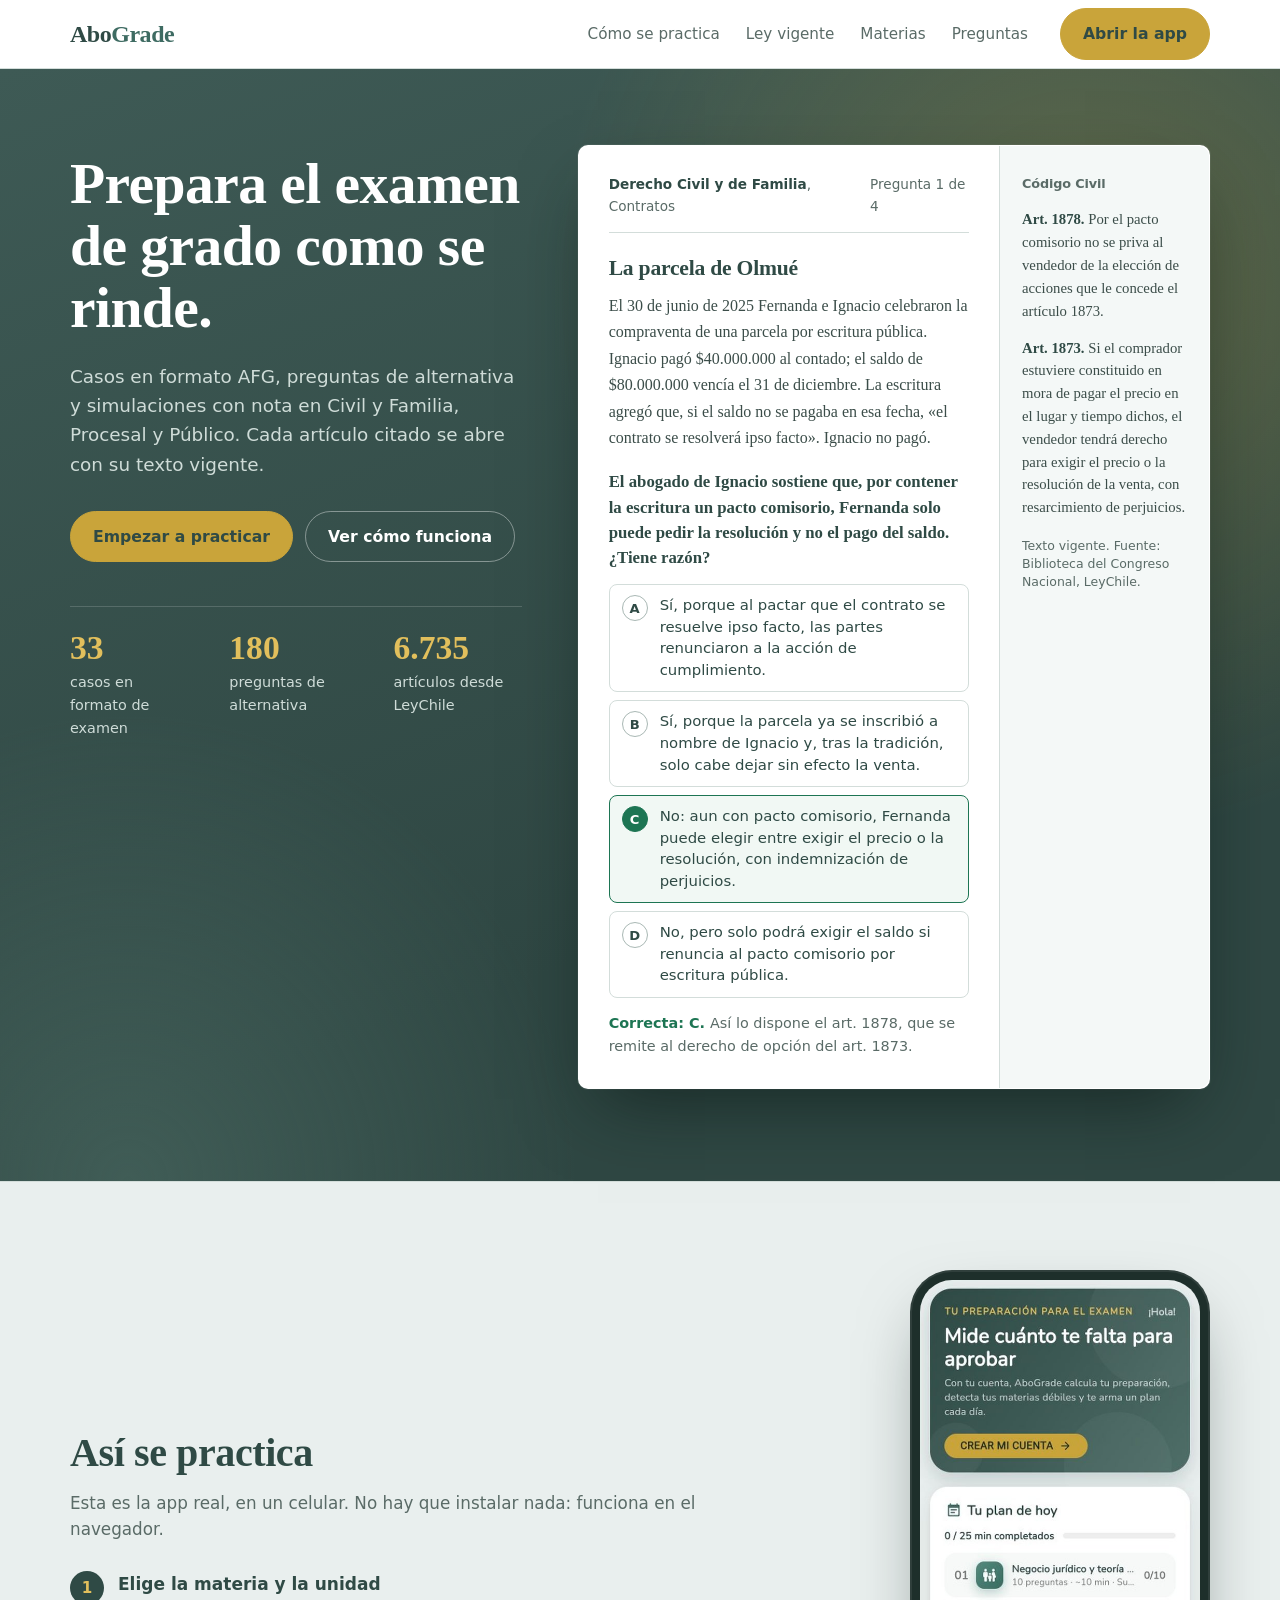
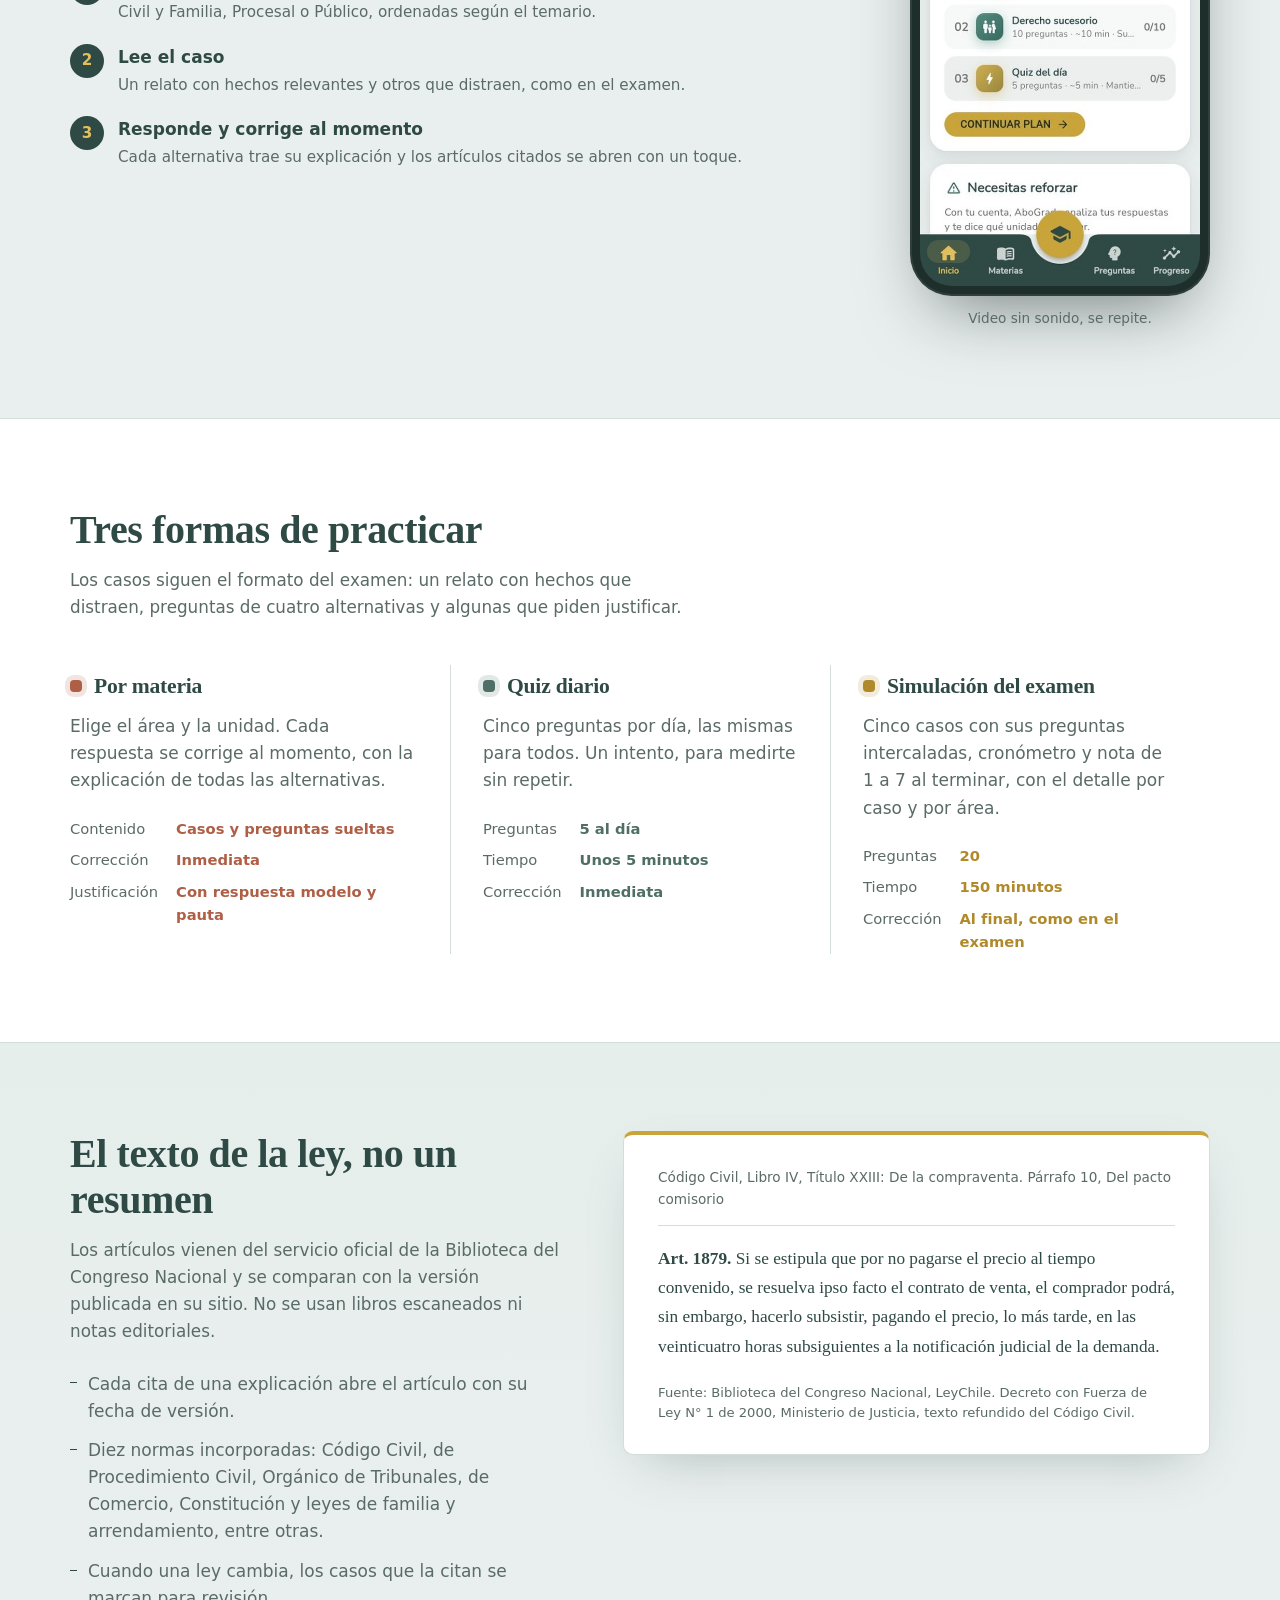
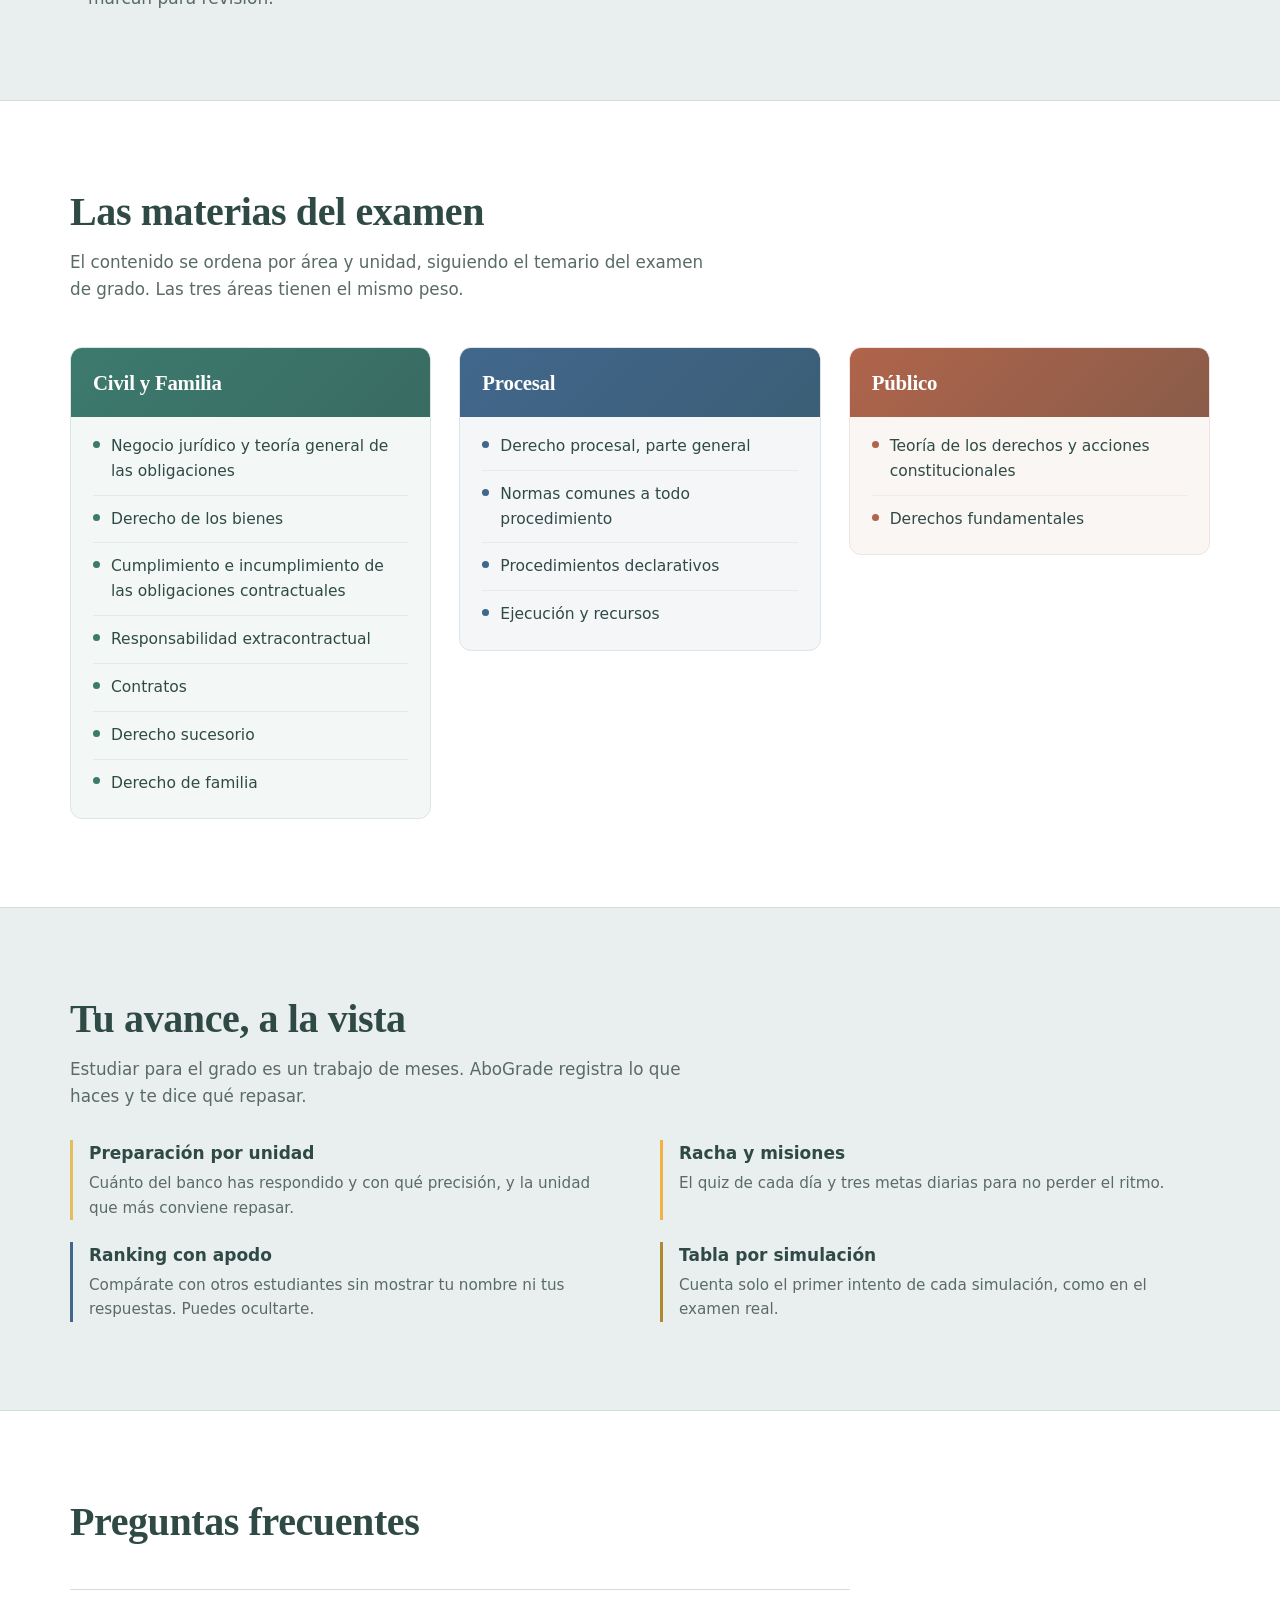
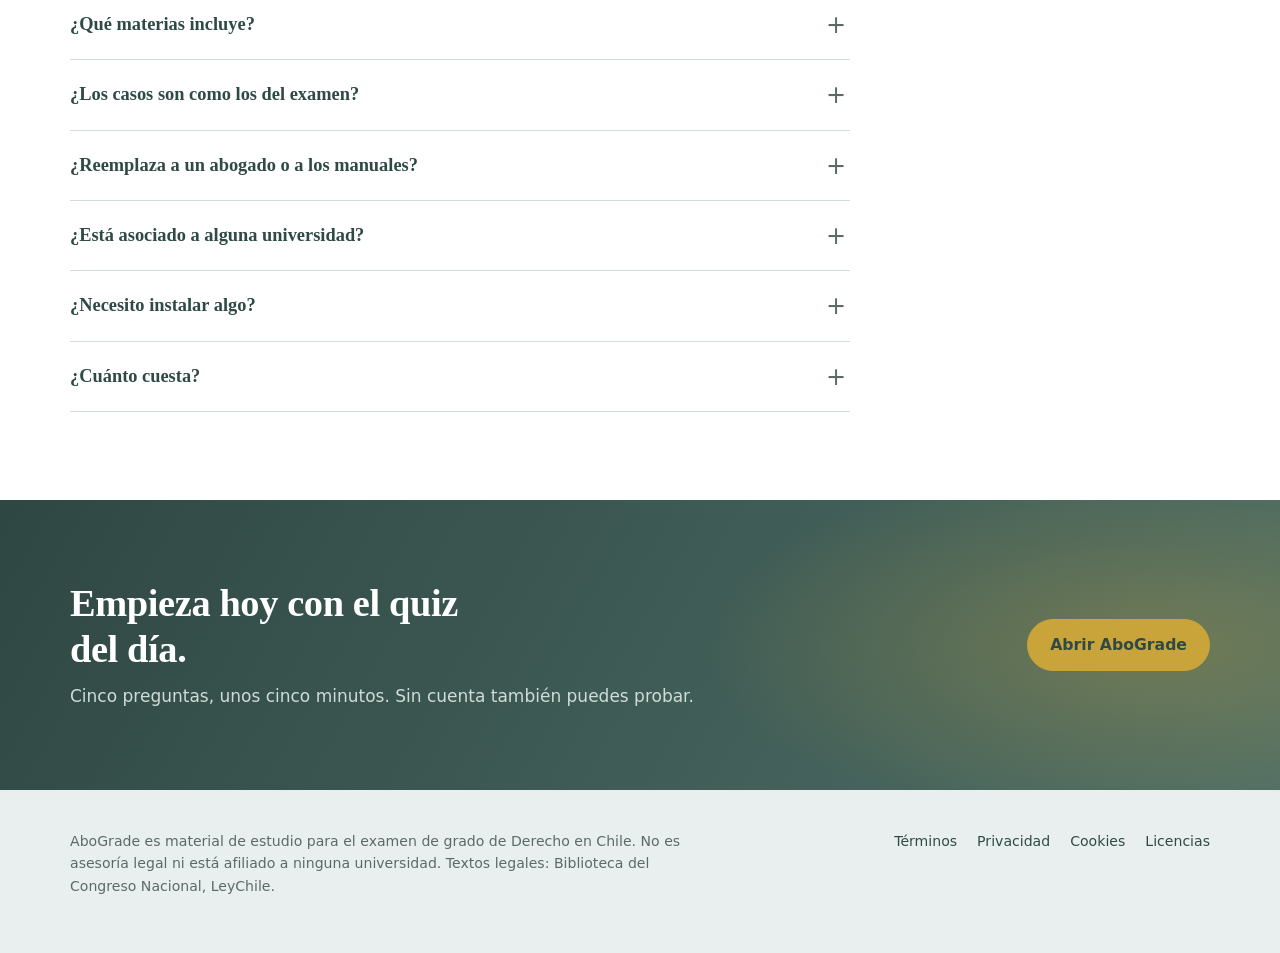
<file: index.html>
<!doctype html>
<html lang="es">
<head>
<meta charset="utf-8">
<meta name="viewport" content="width=device-width, initial-scale=1">
<meta name="robots" content="noindex, nofollow">
<!-- Seguridad: esta página no ejecuta código; solo carga sus imágenes y las tipografías de Google Fonts. -->
<meta http-equiv="Content-Security-Policy" content="default-src 'self'; script-src 'none'; style-src 'self' 'unsafe-inline' https://fonts.googleapis.com; font-src https://fonts.gstatic.com; img-src 'self' data:; object-src 'none'; base-uri 'self'; form-action 'none'">
<meta name="referrer" content="strict-origin-when-cross-origin">
<title>AboGrade · Preparación para el examen de grado de Derecho</title>
<meta name="description" content="Practica el examen de grado de Derecho con casos en formato AFG, simulaciones con nota y el texto vigente de cada artículo, desde LeyChile.">
<link rel="preconnect" href="https://fonts.googleapis.com">
<link rel="preconnect" href="https://fonts.gstatic.com" crossorigin>
<link href="https://fonts.googleapis.com/css2?family=Public+Sans:wght@400;500;600;700&family=Source+Serif+4:ital,opsz,wght@0,8..60,400;0,8..60,600;0,8..60,700;1,8..60,400&display=swap" rel="stylesheet">
<style>
  /*
    AboGrade · página pública.
    Idea: la portada es una hoja de examen real (caso, pregunta, alternativas y el
    artículo que la resuelve, al margen como en un código). Todo lo demás es sobrio.
    Letras: Source Serif 4 (títulos y texto legal) y Public Sans (interfaz).
  */
  :root {
    --tinta: #2F4A45;      /* verde pizarra: texto principal y franjas oscuras */
    --papel: #E9EFEE;      /* gris verdoso */
    --hoja: #FFFFFF;
    --gris: #5A6B67;       /* texto secundario */
    --linea: #D3DDDA;
    --sello: #3E6B62;      /* verde medio: referencias y detalles */
    --dorado: #C9A43A;     /* botones principales */
    --correcto: #1D7553;
    --noche: #2F4743;      /* fondo de la portada y el cierre */
    --lila: #E2BF5C;       /* dorado claro sobre fondos oscuros */
    --lila-suave: #E6EEEC;
    /* Un color por área y por modo, los mismos de la app */
    --civil: #3D7A6E; --procesal: #41678C; --publico: #B0644B;
    --quiz: #4E6E66; --practica: #AE5F45; --simulacion: #B08A2A;
    --serif: 'Source Serif 4', Georgia, 'Times New Roman', serif;
    --sans: 'Public Sans', system-ui, -apple-system, 'Segoe UI', sans-serif;
  }
  * { box-sizing: border-box; }
  html { scroll-behavior: smooth; }
  @media (prefers-reduced-motion: reduce) { html { scroll-behavior: auto; } }
  body { margin: 0; background: var(--papel); color: var(--tinta); font: 17px/1.6 var(--sans); -webkit-font-smoothing: antialiased; }
  a { color: inherit; }
  a:focus-visible, summary:focus-visible { outline: 3px solid var(--sello); outline-offset: 3px; border-radius: 4px; }
  .contenedor { width: min(1140px, 100% - 40px); margin-inline: auto; }
  h1, h2, h3 { font-family: var(--serif); font-weight: 600; letter-spacing: -0.01em; margin: 0; }
  p { margin: 0; }

  /* Navegación */
  .nav { background: var(--hoja); border-bottom: 1px solid var(--linea); position: sticky; top: 0; z-index: 10; }
  .nav .contenedor { display: flex; align-items: center; gap: 32px; height: 68px; }
  .marca { font-family: var(--serif); font-weight: 700; font-size: 1.5rem; text-decoration: none; letter-spacing: -0.02em; }
  .marca span { color: var(--sello); }
  .nav ul { display: flex; gap: 26px; list-style: none; margin: 0 0 0 auto; padding: 0; font-size: .95rem; font-weight: 500; }
  .nav ul a { text-decoration: none; color: var(--gris); }
  .nav ul a:hover { color: var(--tinta); }

  .boton { display: inline-block; background: var(--dorado); color: var(--tinta); text-decoration: none; font-weight: 600; font-size: .98rem; padding: 12px 22px; border-radius: 999px; border: 1px solid var(--dorado); }
  .boton:hover { background: #B8932C; border-color: #B8932C; }
  .boton.secundario { background: transparent; color: var(--tinta); border-color: #A9B8B4; }
  .boton.secundario:hover { border-color: var(--tinta); }
  .boton.claro { background: var(--dorado); color: var(--tinta); border-color: var(--dorado); }

  /* Portada: fondo nocturno con un brillo suave; la hoja de examen flota encima */
  .portada {
    padding: 76px 0 92px; color: #fff;
    background:
      radial-gradient(ellipse 60% 70% at 85% 20%, rgba(201,164,58,.28), transparent 70%),
      radial-gradient(ellipse 50% 60% at 10% 100%, rgba(78,110,102,.55), transparent 70%),
      linear-gradient(160deg, #3E5A55 0%, var(--noche) 70%);
  }
  .portada .contenedor { display: grid; grid-template-columns: 5fr 7fr; gap: 56px; align-items: start; }
  .portada h1 { font-size: clamp(2.4rem, 4.6vw, 3.6rem); line-height: 1.08; margin-top: 8px; }
  .bajada { font-size: 1.15rem; color: #CFDCD8; margin-top: 22px; max-width: 40ch; }
  .acciones { display: flex; gap: 12px; flex-wrap: wrap; margin-top: 32px; }
  .portada .boton { background: var(--dorado); color: var(--tinta); border-color: var(--dorado); }
  .portada .boton:hover { background: #D6B24C; }
  .portada .boton.secundario { background: transparent; color: #fff; border-color: rgba(255,255,255,.4); }
  .portada .boton.secundario:hover { border-color: #fff; background: rgba(255,255,255,.06); }
  .datos { display: grid; grid-template-columns: repeat(3, auto); justify-content: start; gap: 8px 36px; margin: 44px 0 0; padding-top: 24px; border-top: 1px solid rgba(255,255,255,.16); }
  .datos dt { font-family: var(--serif); font-size: 2.1rem; font-weight: 600; line-height: 1; color: var(--lila); }
  .datos dd { margin: 6px 0 0; color: #CFDCD8; font-size: .9rem; max-width: 14ch; }
  .portada .hoja { color: var(--tinta); box-shadow: 0 30px 70px -20px rgba(10,25,22,.65), 0 0 0 1px rgba(255,255,255,.06); border-color: transparent; }
  .datos div { display: flex; flex-direction: column; }

  /* La hoja de examen */
  .hoja { background: var(--hoja); border: 1px solid var(--linea); border-radius: 10px; box-shadow: 0 1px 2px rgba(47,74,69,.05), 0 18px 40px -18px rgba(47,74,69,.25); display: grid; grid-template-columns: 1fr 210px; }
  .hoja-cuerpo { padding: 28px 30px 30px; }
  .hoja-cabeza { display: flex; justify-content: space-between; gap: 12px; font-size: .85rem; color: var(--gris); padding-bottom: 14px; border-bottom: 1px solid var(--linea); }
  .hoja-cabeza b { color: var(--tinta); font-weight: 600; }
  .hoja h2 { font-size: 1.35rem; margin: 18px 0 8px; }
  .relato { font-family: var(--serif); font-size: 1rem; line-height: 1.65; color: #3B4D49; }
  .enunciado { font-family: var(--serif); font-weight: 600; font-size: 1.05rem; line-height: 1.5; margin: 18px 0 14px; }
  .opciones { list-style: none; margin: 0; padding: 0; display: grid; gap: 8px; }
  .opciones li { display: grid; grid-template-columns: 28px 1fr; gap: 10px; align-items: start; padding: 10px 12px; border: 1px solid var(--linea); border-radius: 8px; font-size: .93rem; line-height: 1.45; }
  .opciones .letra { width: 26px; height: 26px; border-radius: 50%; border: 1px solid #A9B8B4; display: grid; place-items: center; font-weight: 600; font-size: .82rem; }
  .opciones li.correcta { border-color: var(--correcto); background: #F1F8F4; }
  .opciones li.correcta .letra { background: var(--correcto); border-color: var(--correcto); color: #fff; }
  .veredicto { margin-top: 14px; font-size: .9rem; color: var(--correcto); font-weight: 600; }
  .veredicto span { color: var(--gris); font-weight: 400; }
  .ref { font-weight: 600; color: var(--sello); white-space: nowrap; }

  /* Columna al margen, como las notas de un código */
  .margen { border-left: 1px solid var(--linea); padding: 28px 22px; background: #F4F8F7; border-radius: 0 10px 10px 0; font-size: .86rem; }
  .margen h3 { font-family: var(--sans); font-size: .8rem; font-weight: 600; color: var(--gris); margin-bottom: 14px; }
  .margen p { font-family: var(--serif); font-size: .92rem; line-height: 1.55; color: #3B4D49; }
  .margen p + p { margin-top: 14px; }
  .margen b { color: var(--tinta); }
  .margen small { display: block; margin-top: 18px; color: var(--gris); font-size: .78rem; line-height: 1.45; }

  /* Secciones */
  .seccion { padding: 88px 0; border-top: 1px solid var(--linea); scroll-margin-top: 68px; }
  .seccion.blanca { background: var(--hoja); }
  .encabezado { max-width: 640px; margin-bottom: 44px; }
  .encabezado h2 { font-size: clamp(1.9rem, 3.2vw, 2.5rem); line-height: 1.15; }
  .encabezado p { margin-top: 14px; color: var(--gris); font-size: 1.05rem; }

  /* Así se practica: la app real en un marco de celular, con un video que se repite */
  .demo .contenedor { display: grid; grid-template-columns: 1fr auto; gap: 64px; align-items: center; }
  .demo .encabezado { margin-bottom: 0; }
  .demo figure { margin: 0; }
  .pasos { margin: 28px 0 0; padding: 0; list-style: none; counter-reset: paso; display: grid; gap: 18px; }
  .pasos li { counter-increment: paso; display: grid; grid-template-columns: 34px 1fr; gap: 14px; align-items: start; }
  .pasos li::before { content: counter(paso); width: 34px; height: 34px; border-radius: 50%; background: var(--tinta); color: var(--lila); font-weight: 700; display: grid; place-items: center; font-size: .95rem; }
  .pasos b { display: block; }
  .pasos span { color: var(--gris); font-size: .95rem; }
  .telefono { width: 300px; padding: 10px; border-radius: 42px; background: #1E2F2B; box-shadow: 0 30px 70px -24px rgba(10,25,22,.55), inset 0 0 0 2px rgba(255,255,255,.08); }
  .telefono video, .telefono img { display: block; width: 100%; aspect-ratio: 390 / 844; object-fit: cover; border-radius: 32px; background: var(--lila-suave); }
  .telefono img { display: none; }
  .demo figcaption { margin-top: 12px; text-align: center; font-size: .85rem; color: var(--gris); }
  @media (prefers-reduced-motion: reduce) { .telefono video { display: none; } .telefono img { display: block; } }

  /* Tres formas de practicar: columnas separadas por una línea, con su ficha */
  .modos { display: grid; grid-template-columns: repeat(3, 1fr); }
  .modo { padding: 4px 32px 0; border-left: 1px solid var(--linea); --color: var(--tinta); }
  .modo:first-child { padding-left: 0; border-left: 0; }
  .modo.m-practica { --color: var(--practica); }
  .modo.m-quiz { --color: var(--quiz); }
  .modo.m-simulacion { --color: var(--simulacion); }
  .modo h3 { font-size: 1.35rem; display: flex; align-items: center; gap: 12px; }
  .modo h3::before { content: ""; width: 12px; height: 12px; border-radius: 4px; background: var(--color); box-shadow: 0 0 0 5px color-mix(in srgb, var(--color) 16%, transparent); flex: none; }
  .ficha dd { color: var(--color); }
  .modo > p { margin-top: 10px; color: var(--gris); }
  .ficha { margin: 22px 0 0; display: grid; grid-template-columns: auto 1fr; gap: 8px 18px; font-size: .92rem; }
  .ficha dt { color: var(--gris); }
  .ficha dd { margin: 0; font-weight: 600; }
  .seccion.ley { background: linear-gradient(180deg, var(--lila-suave), var(--papel)); }
  .ley .codigo { box-shadow: 0 20px 50px -24px rgba(47,74,69,.35); border-top: 4px solid var(--dorado); }

  /* Ley vigente */
  .ley .contenedor { display: grid; grid-template-columns: 5fr 6fr; gap: 64px; align-items: start; }
  .ley .encabezado { margin-bottom: 0; }
  .codigo { background: var(--hoja); border: 1px solid var(--linea); border-radius: 10px; padding: 32px 34px; }
  .codigo .titulo-norma { font-size: .85rem; color: var(--gris); padding-bottom: 14px; border-bottom: 1px solid var(--linea); margin-bottom: 18px; }
  .codigo p { font-family: var(--serif); font-size: 1.08rem; line-height: 1.7; max-width: 60ch; }
  .codigo p + p { margin-top: 16px; }
  .codigo .fuente { font-family: var(--sans); font-size: .82rem; color: var(--gris); margin-top: 22px; line-height: 1.5; }
  .lista-ley { margin: 26px 0 0; padding: 0; list-style: none; display: grid; gap: 12px; }
  .lista-ley li { padding-left: 18px; position: relative; color: var(--gris); }
  .lista-ley li::before { content: ""; position: absolute; left: 0; top: .7em; width: 7px; height: 1px; background: var(--tinta); }

  /* Materias del temario */
  .materias { display: grid; grid-template-columns: repeat(3, 1fr); gap: 28px; align-items: start; }
  .area { --color: var(--civil); background: color-mix(in srgb, var(--color) 6%, #fff); border: 1px solid color-mix(in srgb, var(--color) 18%, #fff); border-radius: 12px; overflow: hidden; }
  .area.a-procesal { --color: var(--procesal); }
  .area.a-publico { --color: var(--publico); }
  .materias h3 { font-size: 1.3rem; padding: 18px 22px; color: #fff; background: linear-gradient(135deg, var(--color), color-mix(in srgb, var(--color) 70%, #2F4A45)); }
  .materias ul { list-style: none; margin: 0; padding: 6px 22px 12px; }
  .materias li { padding: 11px 0 11px 18px; border-bottom: 1px solid color-mix(in srgb, var(--color) 14%, #fff); font-size: .97rem; position: relative; }
  .materias li:last-child { border-bottom: 0; }
  .materias li::before { content: ""; position: absolute; left: 0; top: 1.15em; width: 7px; height: 7px; border-radius: 50%; background: var(--color); }

  /* Constancia (juego) */
    .constancia .encabezado { margin-bottom: 0; }
  .constancia dl { margin: 30px 0 0; display: grid; grid-template-columns: repeat(2, minmax(0, 1fr)); gap: 22px 40px; }
  .constancia dl > div { padding-left: 16px; border-left: 3px solid var(--lila); }
  .constancia dl > div:nth-child(2) { border-color: #F2B33D; }
  .constancia dl > div:nth-child(3) { border-color: var(--procesal); }
  .constancia dl > div:nth-child(4) { border-color: var(--simulacion); }
  .constancia dt { font-weight: 600; }
  .constancia dd { margin: 4px 0 0; color: var(--gris); font-size: .95rem; }

  /* Preguntas frecuentes */
  .faq { max-width: 780px; }
  details { border-bottom: 1px solid var(--linea); }
  details:first-of-type { border-top: 1px solid var(--linea); }
  summary { cursor: pointer; list-style: none; padding: 20px 36px 20px 0; position: relative; font-family: var(--serif); font-weight: 600; font-size: 1.15rem; }
  summary::-webkit-details-marker { display: none; }
  summary::after { content: "+"; position: absolute; right: 4px; top: 16px; font-family: var(--sans); font-size: 1.5rem; font-weight: 400; color: var(--gris); }
  details[open] summary::after { content: "–"; }
  details p { padding: 0 0 22px; color: var(--gris); max-width: 66ch; }

  /* Cierre */
  .cierre { color: #fff; padding: 80px 0; background: radial-gradient(ellipse 50% 90% at 90% 50%, rgba(201,164,58,.3), transparent 70%), linear-gradient(120deg, var(--noche), #4E6E66); }
  .cierre .contenedor { display: flex; justify-content: space-between; align-items: center; gap: 32px; flex-wrap: wrap; }
  .cierre h2 { font-size: clamp(1.8rem, 3.2vw, 2.4rem); max-width: 22ch; line-height: 1.2; }
  .cierre p { color: #CFDCD8; margin-top: 10px; }

  footer { padding: 40px 0 56px; font-size: .88rem; color: var(--gris); }
  footer .contenedor { display: grid; grid-template-columns: 1fr auto; gap: 18px 40px; }
  footer nav { display: flex; gap: 20px; flex-wrap: wrap; }
  footer nav a { text-decoration: none; font-weight: 500; color: var(--tinta); }
  footer nav a:hover { text-decoration: underline; }
  footer p { max-width: 70ch; }

  @media (max-width: 980px) {
    .portada .contenedor, .ley .contenedor, .demo .contenedor { grid-template-columns: 1fr; gap: 44px; }
    .demo figure { margin: 0 auto; }
    .telefono { width: min(280px, 78vw); }
  }
  @media (max-width: 760px) {
    body { font-size: 16px; }
    .nav ul { display: none; }
    .nav .boton { margin-left: auto; }
    .portada { padding: 44px 0 64px; }
    .hoja { grid-template-columns: 1fr; }
    .margen { border-left: 0; border-top: 1px solid var(--linea); border-radius: 0 0 10px 10px; }
    .hoja-cuerpo { padding: 22px 20px 24px; }
    .datos { grid-template-columns: repeat(3, 1fr); gap: 8px 16px; }
    .datos dt { font-size: 1.6rem; }
    .modos, .materias { grid-template-columns: 1fr; gap: 0; }
    .modo, .modo:first-child { padding: 26px 0; border-left: 0; border-top: 1px solid var(--linea); }
    .materias { gap: 36px; }
    .constancia dl { grid-template-columns: 1fr; }
    .seccion { padding: 64px 0; }
    footer .contenedor { grid-template-columns: 1fr; }
  }
</style>
</head>
<body>

<header class="nav">
  <div class="contenedor">
    <a class="marca" href="#">Abo<span>Grade</span></a>
    <ul>
      <li><a href="#practica">Cómo se practica</a></li>
      <li><a href="#ley">Ley vigente</a></li>
      <li><a href="#materias">Materias</a></li>
      <li><a href="#preguntas">Preguntas</a></li>
    </ul>
    <a class="boton" href="app/">Abrir la app</a>
  </div>
</header>

<main>
<section class="portada">
  <div class="contenedor">
    <div>
      <h1>Prepara el examen de grado como se rinde.</h1>
      <p class="bajada">Casos en formato AFG, preguntas de alternativa y simulaciones con nota en Civil y Familia, Procesal y Público. Cada artículo citado se abre con su texto vigente.</p>
      <div class="acciones">
        <a class="boton" href="app/">Empezar a practicar</a>
        <a class="boton secundario" href="#practica">Ver cómo funciona</a>
      </div>
      <dl class="datos">
        <div><dt>33</dt><dd>casos en formato de examen</dd></div>
        <div><dt>180</dt><dd>preguntas de alternativa</dd></div>
        <div><dt>6.735</dt><dd>artículos desde LeyChile</dd></div>
      </dl>
    </div>

    <figure class="hoja" style="margin:0" aria-label="Ejemplo de una pregunta corregida en AboGrade">
      <div class="hoja-cuerpo">
        <div class="hoja-cabeza"><span><b>Derecho Civil y de Familia</b>, Contratos</span><span>Pregunta 1 de 4</span></div>
        <h2>La parcela de Olmué</h2>
        <p class="relato">El 30 de junio de 2025 Fernanda e Ignacio celebraron la compraventa de una parcela por escritura pública. Ignacio pagó $40.000.000 al contado; el saldo de $80.000.000 vencía el 31 de diciembre. La escritura agregó que, si el saldo no se pagaba en esa fecha, «el contrato se resolverá ipso facto». Ignacio no pagó.</p>
        <p class="enunciado">El abogado de Ignacio sostiene que, por contener la escritura un pacto comisorio, Fernanda solo puede pedir la resolución y no el pago del saldo. ¿Tiene razón?</p>
        <ol class="opciones">
          <li><span class="letra">A</span><span>Sí, porque al pactar que el contrato se resuelve ipso facto, las partes renunciaron a la acción de cumplimiento.</span></li>
          <li><span class="letra">B</span><span>Sí, porque la parcela ya se inscribió a nombre de Ignacio y, tras la tradición, solo cabe dejar sin efecto la venta.</span></li>
          <li class="correcta"><span class="letra" aria-label="C, respuesta correcta">C</span><span>No: aun con pacto comisorio, Fernanda puede elegir entre exigir el precio o la resolución, con indemnización de perjuicios.</span></li>
          <li><span class="letra">D</span><span>No, pero solo podrá exigir el saldo si renuncia al pacto comisorio por escritura pública.</span></li>
        </ol>
        <p class="veredicto">Correcta: C. <span>Así lo dispone el <span class="ref">art. 1878</span>, que se remite al derecho de opción del <span class="ref">art. 1873</span>.</span></p>
      </div>
      <aside class="margen" aria-label="Artículos citados">
        <h3>Código Civil</h3>
        <p><b>Art. 1878.</b> Por el pacto comisorio no se priva al vendedor de la elección de acciones que le concede el artículo 1873.</p>
        <p><b>Art. 1873.</b> Si el comprador estuviere constituido en mora de pagar el precio en el lugar y tiempo dichos, el vendedor tendrá derecho para exigir el precio o la resolución de la venta, con resarcimiento de perjuicios.</p>
        <small>Texto vigente. Fuente: Biblioteca del Congreso Nacional, LeyChile.</small>
      </aside>
    </figure>
  </div>
</section>

<section class="seccion demo" id="demo">
  <div class="contenedor">
    <div>
      <div class="encabezado">
        <h2>Así se practica</h2>
        <p>Esta es la app real, en un celular. No hay que instalar nada: funciona en el navegador.</p>
      </div>
      <ol class="pasos">
        <li><div><b>Elige la materia y la unidad</b><span>Civil y Familia, Procesal o Público, ordenadas según el temario.</span></div></li>
        <li><div><b>Lee el caso</b><span>Un relato con hechos relevantes y otros que distraen, como en el examen.</span></div></li>
        <li><div><b>Responde y corrige al momento</b><span>Cada alternativa trae su explicación y los artículos citados se abren con un toque.</span></div></li>
      </ol>
    </div>
    <figure>
      <div class="telefono">
        <video src="video/demo.mp4" poster="video/demo-poster.jpg" autoplay muted loop playsinline preload="metadata"
               aria-label="Recorrido por la app: se elige una materia, se abre un caso y se responde una pregunta, que se corrige al momento."></video>
        <img src="video/demo-poster.jpg" alt="Pantalla de inicio de la app AboGrade en un celular.">
      </div>
      <figcaption>Video sin sonido, se repite.</figcaption>
    </figure>
  </div>
</section>

<section class="seccion blanca" id="practica">
  <div class="contenedor">
    <div class="encabezado">
      <h2>Tres formas de practicar</h2>
      <p>Los casos siguen el formato del examen: un relato con hechos que distraen, preguntas de cuatro alternativas y algunas que piden justificar.</p>
    </div>
    <div class="modos">
      <div class="modo m-practica">
        <h3>Por materia</h3>
        <p>Elige el área y la unidad. Cada respuesta se corrige al momento, con la explicación de todas las alternativas.</p>
        <dl class="ficha"><dt>Contenido</dt><dd>Casos y preguntas sueltas</dd><dt>Corrección</dt><dd>Inmediata</dd><dt>Justificación</dt><dd>Con respuesta modelo y pauta</dd></dl>
      </div>
      <div class="modo m-quiz">
        <h3>Quiz diario</h3>
        <p>Cinco preguntas por día, las mismas para todos. Un intento, para medirte sin repetir.</p>
        <dl class="ficha"><dt>Preguntas</dt><dd>5 al día</dd><dt>Tiempo</dt><dd>Unos 5 minutos</dd><dt>Corrección</dt><dd>Inmediata</dd></dl>
      </div>
      <div class="modo m-simulacion">
        <h3>Simulación del examen</h3>
        <p>Cinco casos con sus preguntas intercaladas, cronómetro y nota de 1 a 7 al terminar, con el detalle por caso y por área.</p>
        <dl class="ficha"><dt>Preguntas</dt><dd>20</dd><dt>Tiempo</dt><dd>150 minutos</dd><dt>Corrección</dt><dd>Al final, como en el examen</dd></dl>
      </div>
    </div>
  </div>
</section>

<section class="seccion ley" id="ley">
  <div class="contenedor">
    <div class="encabezado">
      <h2>El texto de la ley, no un resumen</h2>
      <p>Los artículos vienen del servicio oficial de la Biblioteca del Congreso Nacional y se comparan con la versión publicada en su sitio. No se usan libros escaneados ni notas editoriales.</p>
      <ul class="lista-ley">
        <li>Cada cita de una explicación abre el artículo con su fecha de versión.</li>
        <li>Diez normas incorporadas: Código Civil, de Procedimiento Civil, Orgánico de Tribunales, de Comercio, Constitución y leyes de familia y arrendamiento, entre otras.</li>
        <li>Cuando una ley cambia, los casos que la citan se marcan para revisión.</li>
      </ul>
    </div>
    <article class="codigo">
      <div class="titulo-norma">Código Civil, Libro IV, Título XXIII: De la compraventa. Párrafo 10, Del pacto comisorio</div>
      <p><b>Art. 1879.</b> Si se estipula que por no pagarse el precio al tiempo convenido, se resuelva ipso facto el contrato de venta, el comprador podrá, sin embargo, hacerlo subsistir, pagando el precio, lo más tarde, en las veinticuatro horas subsiguientes a la notificación judicial de la demanda.</p>
      <p class="fuente">Fuente: Biblioteca del Congreso Nacional, LeyChile. Decreto con Fuerza de Ley N° 1 de 2000, Ministerio de Justicia, texto refundido del Código Civil.</p>
    </article>
  </div>
</section>

<section class="seccion blanca" id="materias">
  <div class="contenedor">
    <div class="encabezado">
      <h2>Las materias del examen</h2>
      <p>El contenido se ordena por área y unidad, siguiendo el temario del examen de grado. Las tres áreas tienen el mismo peso.</p>
    </div>
    <div class="materias">
      <div class="area">
        <h3>Civil y Familia</h3>
        <ul>
          <li>Negocio jurídico y teoría general de las obligaciones</li>
          <li>Derecho de los bienes</li>
          <li>Cumplimiento e incumplimiento de las obligaciones contractuales</li>
          <li>Responsabilidad extracontractual</li>
          <li>Contratos</li>
          <li>Derecho sucesorio</li>
          <li>Derecho de familia</li>
        </ul>
      </div>
      <div class="area a-procesal">
        <h3>Procesal</h3>
        <ul>
          <li>Derecho procesal, parte general</li>
          <li>Normas comunes a todo procedimiento</li>
          <li>Procedimientos declarativos</li>
          <li>Ejecución y recursos</li>
        </ul>
      </div>
      <div class="area a-publico">
        <h3>Público</h3>
        <ul>
          <li>Teoría de los derechos y acciones constitucionales</li>
          <li>Derechos fundamentales</li>
        </ul>
      </div>
    </div>
  </div>
</section>

<section class="seccion constancia">
  <div class="contenedor">
    <div>
      <div class="encabezado">
        <h2>Tu avance, a la vista</h2>
        <p>Estudiar para el grado es un trabajo de meses. AboGrade registra lo que haces y te dice qué repasar.</p>
      </div>
      <dl>
        <div><dt>Preparación por unidad</dt><dd>Cuánto del banco has respondido y con qué precisión, y la unidad que más conviene repasar.</dd></div>
        <div><dt>Racha y misiones</dt><dd>El quiz de cada día y tres metas diarias para no perder el ritmo.</dd></div>
        <div><dt>Ranking con apodo</dt><dd>Compárate con otros estudiantes sin mostrar tu nombre ni tus respuestas. Puedes ocultarte.</dd></div>
        <div><dt>Tabla por simulación</dt><dd>Cuenta solo el primer intento de cada simulación, como en el examen real.</dd></div>
      </dl>
    </div>
  </div>
</section>

<section class="seccion blanca" id="preguntas">
  <div class="contenedor">
    <div class="encabezado"><h2>Preguntas frecuentes</h2></div>
    <div class="faq">
      <details><summary>¿Qué materias incluye?</summary><p>Derecho Civil y de Familia, Derecho Procesal y Derecho Público, ordenados según el temario del examen de grado. Derecho procesal penal no está incluido.</p></details>
      <details><summary>¿Los casos son como los del examen?</summary><p>Siguen su formato: un relato con hechos irrelevantes o engañosos, preguntas de cuatro alternativas y preguntas para justificar. Se preparan con apoyo de inteligencia artificial y los revisan personas antes de publicarse.</p></details>
      <details><summary>¿Reemplaza a un abogado o a los manuales?</summary><p>No. Es material de práctica, no asesoría legal. Para un caso real revisa siempre el texto vigente en LeyChile y consulta a un abogado.</p></details>
      <details><summary>¿Está asociado a alguna universidad?</summary><p>No. AboGrade no está afiliado ni patrocinado por ninguna universidad; el temario solo se usa para ordenar el estudio.</p></details>
      <details><summary>¿Necesito instalar algo?</summary><p>No. Funciona en el navegador del celular, el iPad o el computador, y se puede agregar a la pantalla de inicio.</p></details>
      <details><summary>¿Cuánto cuesta?</summary><p>Por ahora es gratuito, en etapa de prueba. Si más adelante hay planes de pago, se anunciarán antes.</p></details>
    </div>
  </div>
</section>
</main>

<section class="cierre">
  <div class="contenedor">
    <div>
      <h2>Empieza hoy con el quiz del día.</h2>
      <p>Cinco preguntas, unos cinco minutos. Sin cuenta también puedes probar.</p>
    </div>
    <a class="boton claro" href="app/">Abrir AboGrade</a>
  </div>
</section>

<footer>
  <div class="contenedor">
    <p>AboGrade es material de estudio para el examen de grado de Derecho en Chile. No es asesoría legal ni está afiliado a ninguna universidad. Textos legales: Biblioteca del Congreso Nacional, LeyChile.</p>
    <nav aria-label="Documentos legales">
      <a href="legal/terminos.html">Términos</a>
      <a href="legal/privacidad.html">Privacidad</a>
      <a href="legal/cookies.html">Cookies</a>
      <a href="legal/licencias.html">Licencias</a>
    </nav>
  </div>
</footer>

</body>
</html>
</file>
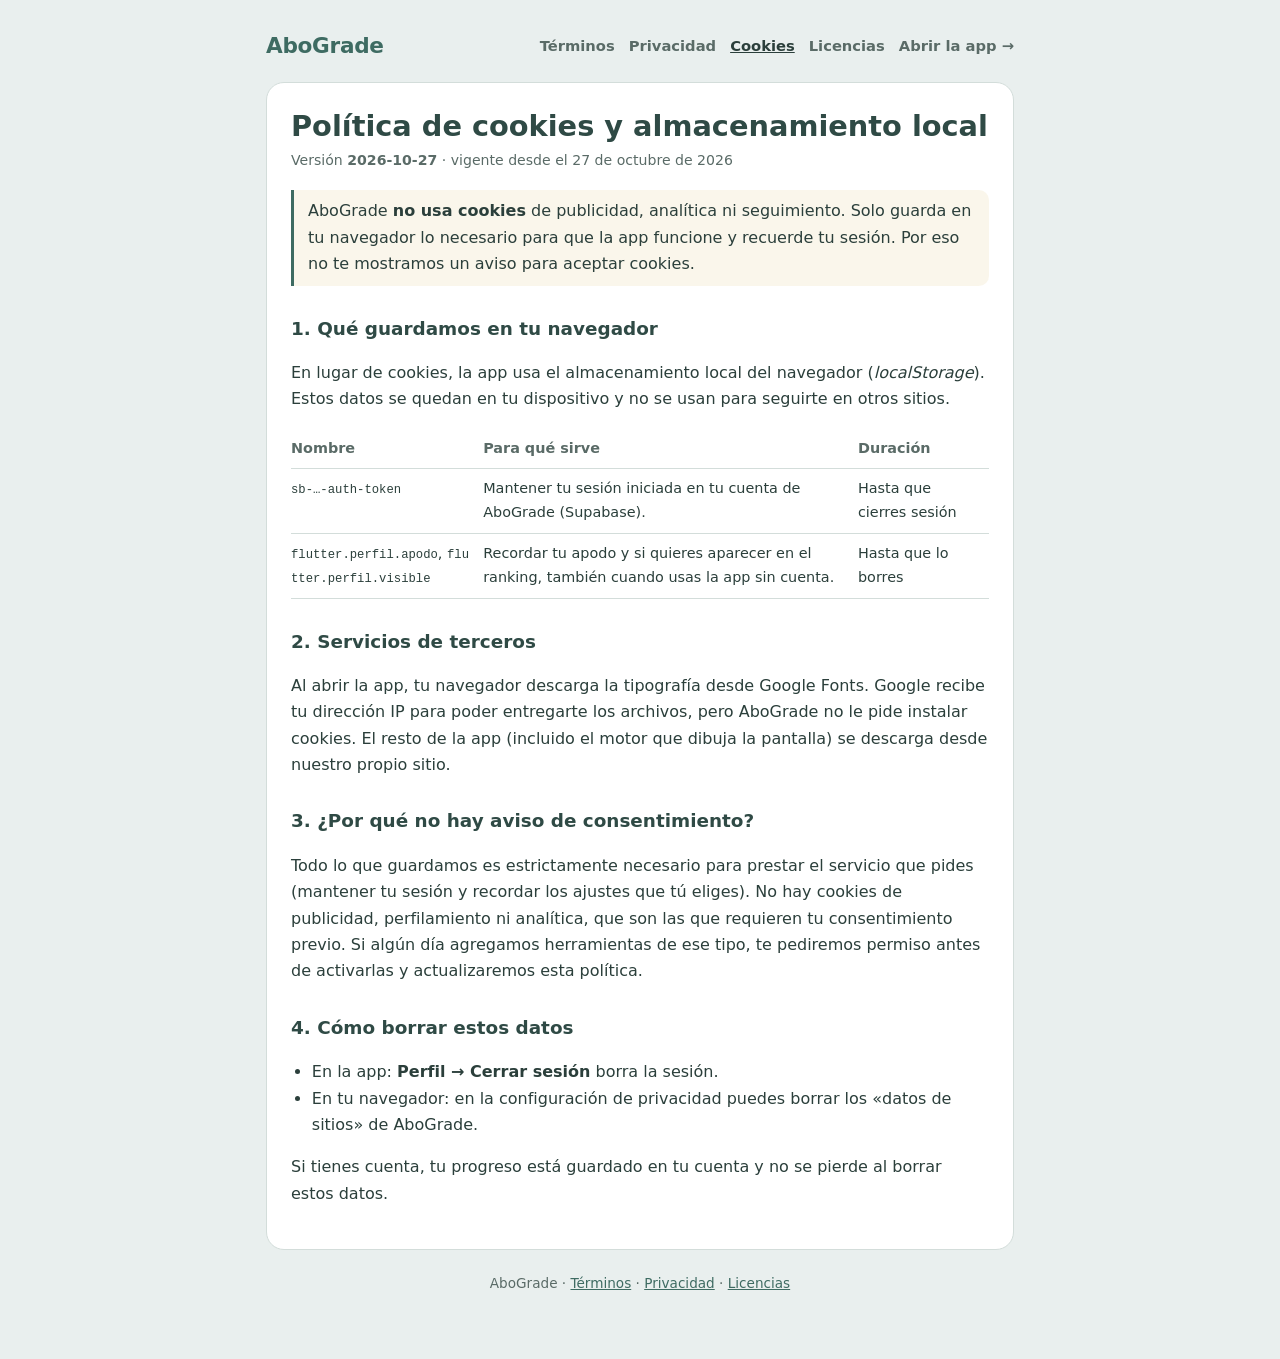
<file: legal/cookies.html>
<!doctype html>
<html lang="es">
<head>
<meta charset="utf-8">
<meta name="viewport" content="width=device-width, initial-scale=1">
<meta name="robots" content="noindex, nofollow">
<meta http-equiv="Content-Security-Policy" content="default-src 'none'; style-src 'self'; img-src 'self' data:; base-uri 'none'; form-action 'none'">
<meta name="referrer" content="strict-origin-when-cross-origin">
<title>Política de cookies · AboGrade</title>
<link rel="stylesheet" href="legal.css">
</head>
<body>
<main>
<div class="top"><a class="logo" href="../">Abo<span>Grade</span></a>
  <nav class="docs" aria-label="Documentos legales"><a href="terminos.html">Términos</a><a href="privacidad.html">Privacidad</a><a href="cookies.html" aria-current="page">Cookies</a><a href="licencias.html">Licencias</a><a href="../app/">Abrir la app →</a></nav></div>
<article>
<h1>Política de cookies y almacenamiento local</h1>
<p class="ver">Versión <b>2026-10-27</b> · vigente desde el 27 de octubre de 2026</p>

<div class="box">AboGrade <b>no usa cookies</b> de publicidad, analítica ni seguimiento. Solo guarda en tu navegador lo necesario para que la app funcione y recuerde tu sesión. Por eso no te mostramos un aviso para aceptar cookies.</div>

<h2>1. Qué guardamos en tu navegador</h2>
<p>En lugar de cookies, la app usa el almacenamiento local del navegador (<i>localStorage</i>). Estos datos se quedan en tu dispositivo y no se usan para seguirte en otros sitios.</p>
<table>
  <thead><tr><th>Nombre</th><th>Para qué sirve</th><th>Duración</th></tr></thead>
  <tbody>
    <tr><td><code>sb-…-auth-token</code></td><td>Mantener tu sesión iniciada en tu cuenta de AboGrade (Supabase).</td><td>Hasta que cierres sesión</td></tr>
    <tr><td><code>flutter.perfil.apodo</code>, <code>flutter.perfil.visible</code></td><td>Recordar tu apodo y si quieres aparecer en el ranking, también cuando usas la app sin cuenta.</td><td>Hasta que lo borres</td></tr>
  </tbody>
</table>

<h2>2. Servicios de terceros</h2>
<p>Al abrir la app, tu navegador descarga la tipografía desde Google Fonts. Google recibe tu dirección IP para poder entregarte los archivos, pero AboGrade no le pide instalar cookies. El resto de la app (incluido el motor que dibuja la pantalla) se descarga desde nuestro propio sitio.</p>

<h2>3. ¿Por qué no hay aviso de consentimiento?</h2>
<p>Todo lo que guardamos es estrictamente necesario para prestar el servicio que pides (mantener tu sesión y recordar los ajustes que tú eliges). No hay cookies de publicidad, perfilamiento ni analítica, que son las que requieren tu consentimiento previo. Si algún día agregamos herramientas de ese tipo, te pediremos permiso antes de activarlas y actualizaremos esta política.</p>

<h2>4. Cómo borrar estos datos</h2>
<ul>
  <li>En la app: <b>Perfil → Cerrar sesión</b> borra la sesión.</li>
  <li>En tu navegador: en la configuración de privacidad puedes borrar los «datos de sitios» de AboGrade.</li>
</ul>
<p>Si tienes cuenta, tu progreso está guardado en tu cuenta y no se pierde al borrar estos datos.</p>
</article>
<footer>AboGrade · <a href="terminos.html">Términos</a> · <a href="privacidad.html">Privacidad</a> · <a href="licencias.html">Licencias</a></footer>
</main>
</body>
</html>
</file>
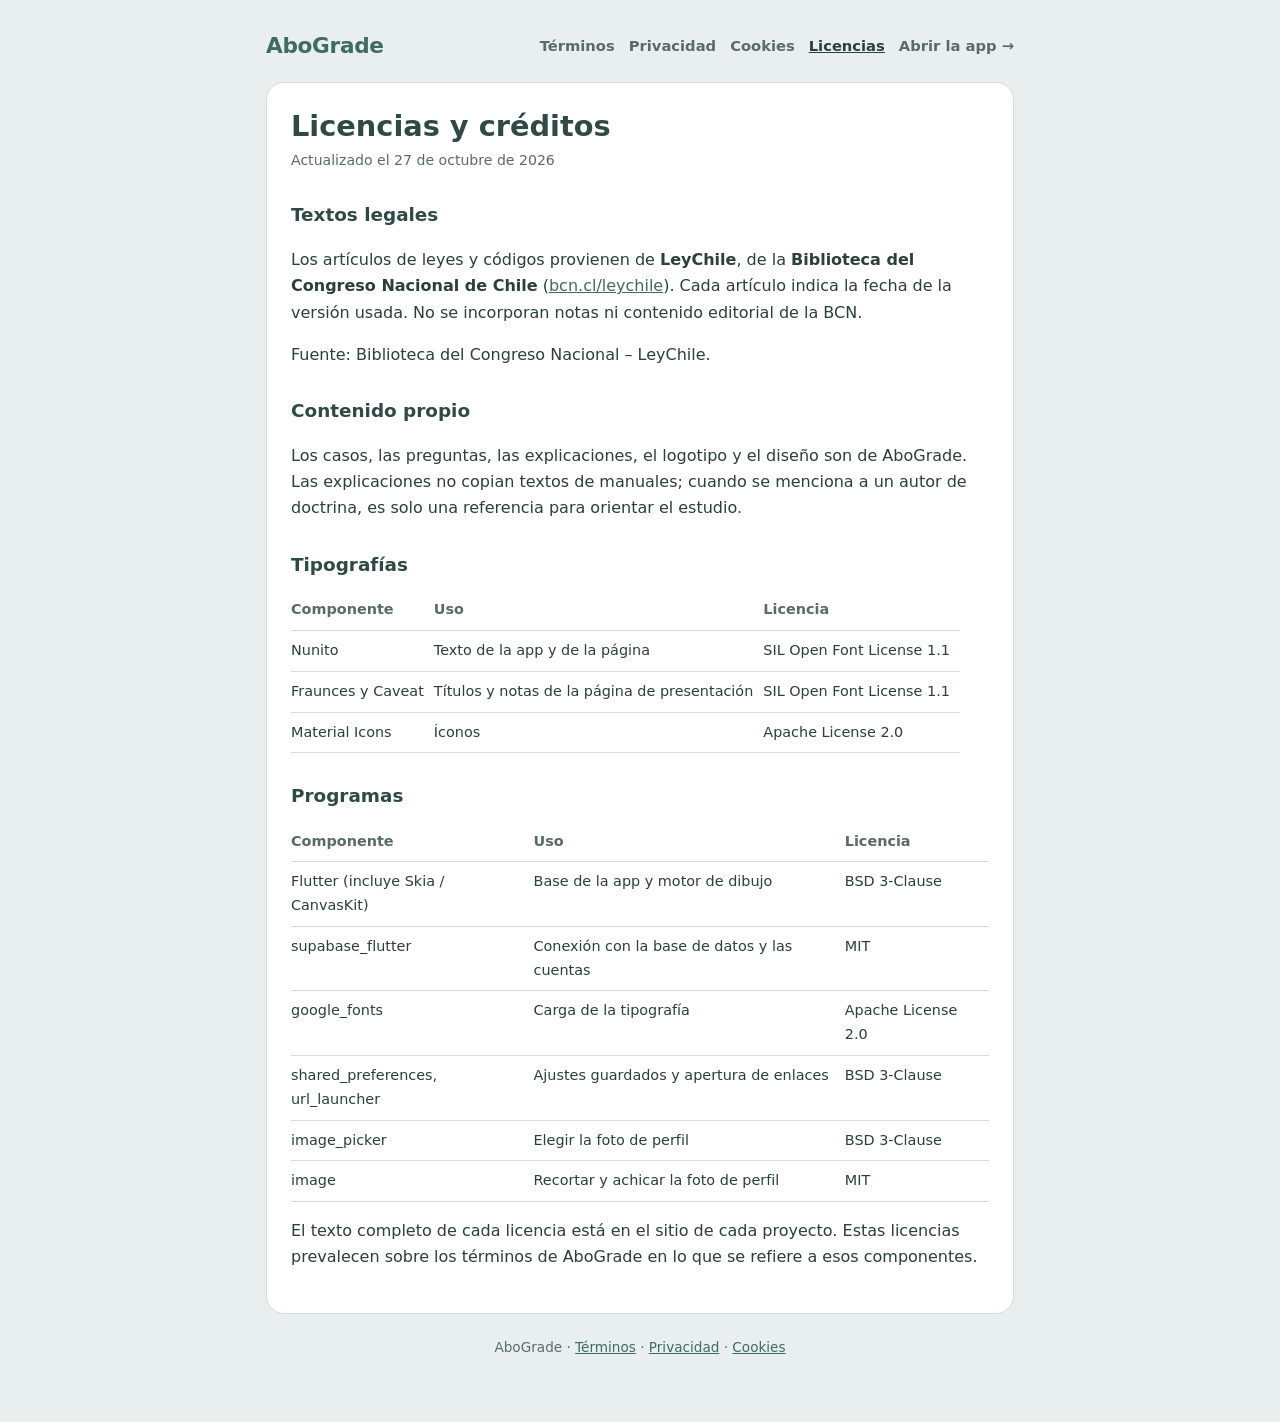
<file: legal/licencias.html>
<!doctype html>
<html lang="es">
<head>
<meta charset="utf-8">
<meta name="viewport" content="width=device-width, initial-scale=1">
<meta name="robots" content="noindex, nofollow">
<meta http-equiv="Content-Security-Policy" content="default-src 'none'; style-src 'self'; img-src 'self' data:; base-uri 'none'; form-action 'none'">
<meta name="referrer" content="strict-origin-when-cross-origin">
<title>Licencias y créditos · AboGrade</title>
<link rel="stylesheet" href="legal.css">
</head>
<body>
<main>
<div class="top"><a class="logo" href="../">Abo<span>Grade</span></a>
  <nav class="docs" aria-label="Documentos legales"><a href="terminos.html">Términos</a><a href="privacidad.html">Privacidad</a><a href="cookies.html">Cookies</a><a href="licencias.html" aria-current="page">Licencias</a><a href="../app/">Abrir la app →</a></nav></div>
<article>
<h1>Licencias y créditos</h1>
<p class="ver">Actualizado el 27 de octubre de 2026</p>

<h2>Textos legales</h2>
<p>Los artículos de leyes y códigos provienen de <b>LeyChile</b>, de la <b>Biblioteca del Congreso Nacional de Chile</b> (<a href="https://www.bcn.cl/leychile">bcn.cl/leychile</a>). Cada artículo indica la fecha de la versión usada. No se incorporan notas ni contenido editorial de la BCN.</p>
<p>Fuente: Biblioteca del Congreso Nacional – LeyChile.</p>

<h2>Contenido propio</h2>
<p>Los casos, las preguntas, las explicaciones, el logotipo y el diseño son de AboGrade. Las explicaciones no copian textos de manuales; cuando se menciona a un autor de doctrina, es solo una referencia para orientar el estudio.</p>

<h2>Tipografías</h2>
<table>
  <thead><tr><th>Componente</th><th>Uso</th><th>Licencia</th></tr></thead>
  <tbody>
    <tr><td>Nunito</td><td>Texto de la app y de la página</td><td>SIL Open Font License 1.1</td></tr>
    <tr><td>Fraunces y Caveat</td><td>Títulos y notas de la página de presentación</td><td>SIL Open Font License 1.1</td></tr>
    <tr><td>Material Icons</td><td>Íconos</td><td>Apache License 2.0</td></tr>
  </tbody>
</table>

<h2>Programas</h2>
<table>
  <thead><tr><th>Componente</th><th>Uso</th><th>Licencia</th></tr></thead>
  <tbody>
    <tr><td>Flutter (incluye Skia / CanvasKit)</td><td>Base de la app y motor de dibujo</td><td>BSD 3-Clause</td></tr>
    <tr><td>supabase_flutter</td><td>Conexión con la base de datos y las cuentas</td><td>MIT</td></tr>
    <tr><td>google_fonts</td><td>Carga de la tipografía</td><td>Apache License 2.0</td></tr>
    <tr><td>shared_preferences, url_launcher</td><td>Ajustes guardados y apertura de enlaces</td><td>BSD 3-Clause</td></tr>
    <tr><td>image_picker</td><td>Elegir la foto de perfil</td><td>BSD 3-Clause</td></tr>
    <tr><td>image</td><td>Recortar y achicar la foto de perfil</td><td>MIT</td></tr>
  </tbody>
</table>
<p>El texto completo de cada licencia está en el sitio de cada proyecto. Estas licencias prevalecen sobre los términos de AboGrade en lo que se refiere a esos componentes.</p>
</article>
<footer>AboGrade · <a href="terminos.html">Términos</a> · <a href="privacidad.html">Privacidad</a> · <a href="cookies.html">Cookies</a></footer>
</main>
</body>
</html>
</file>
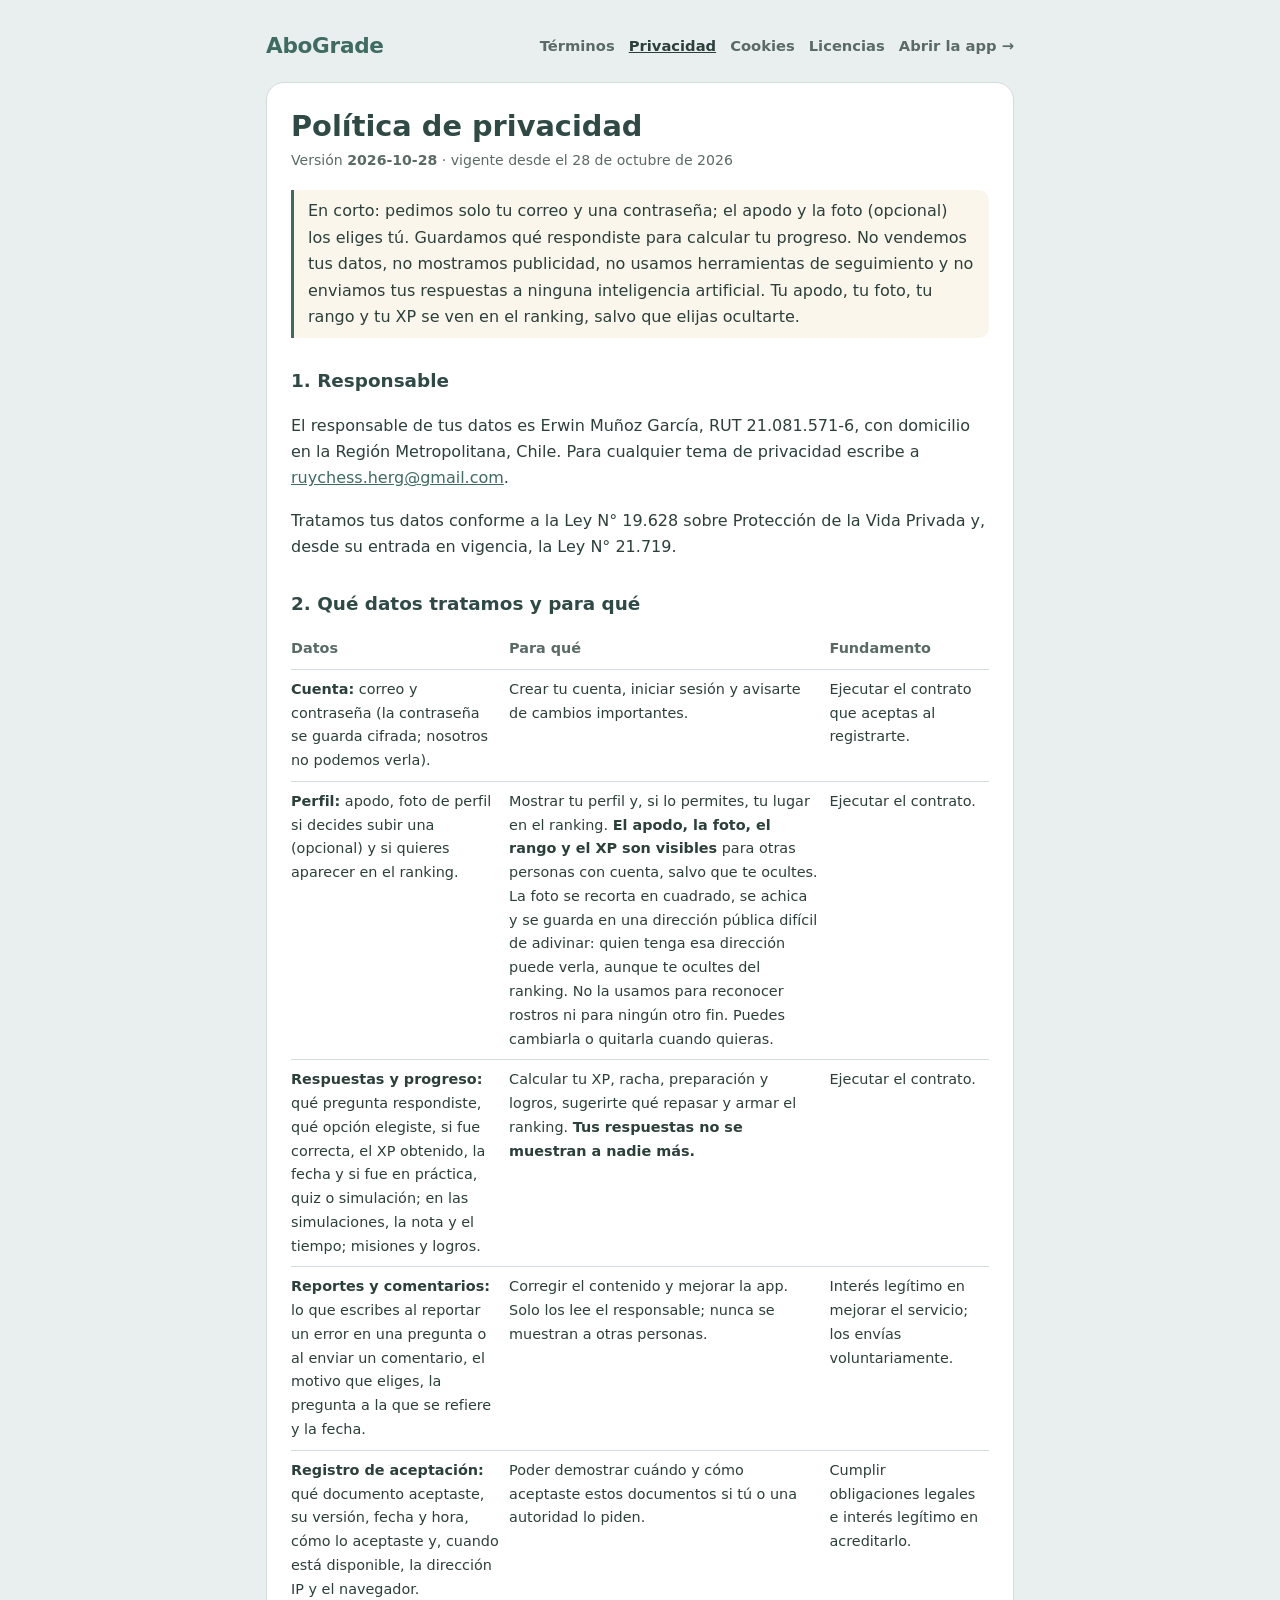
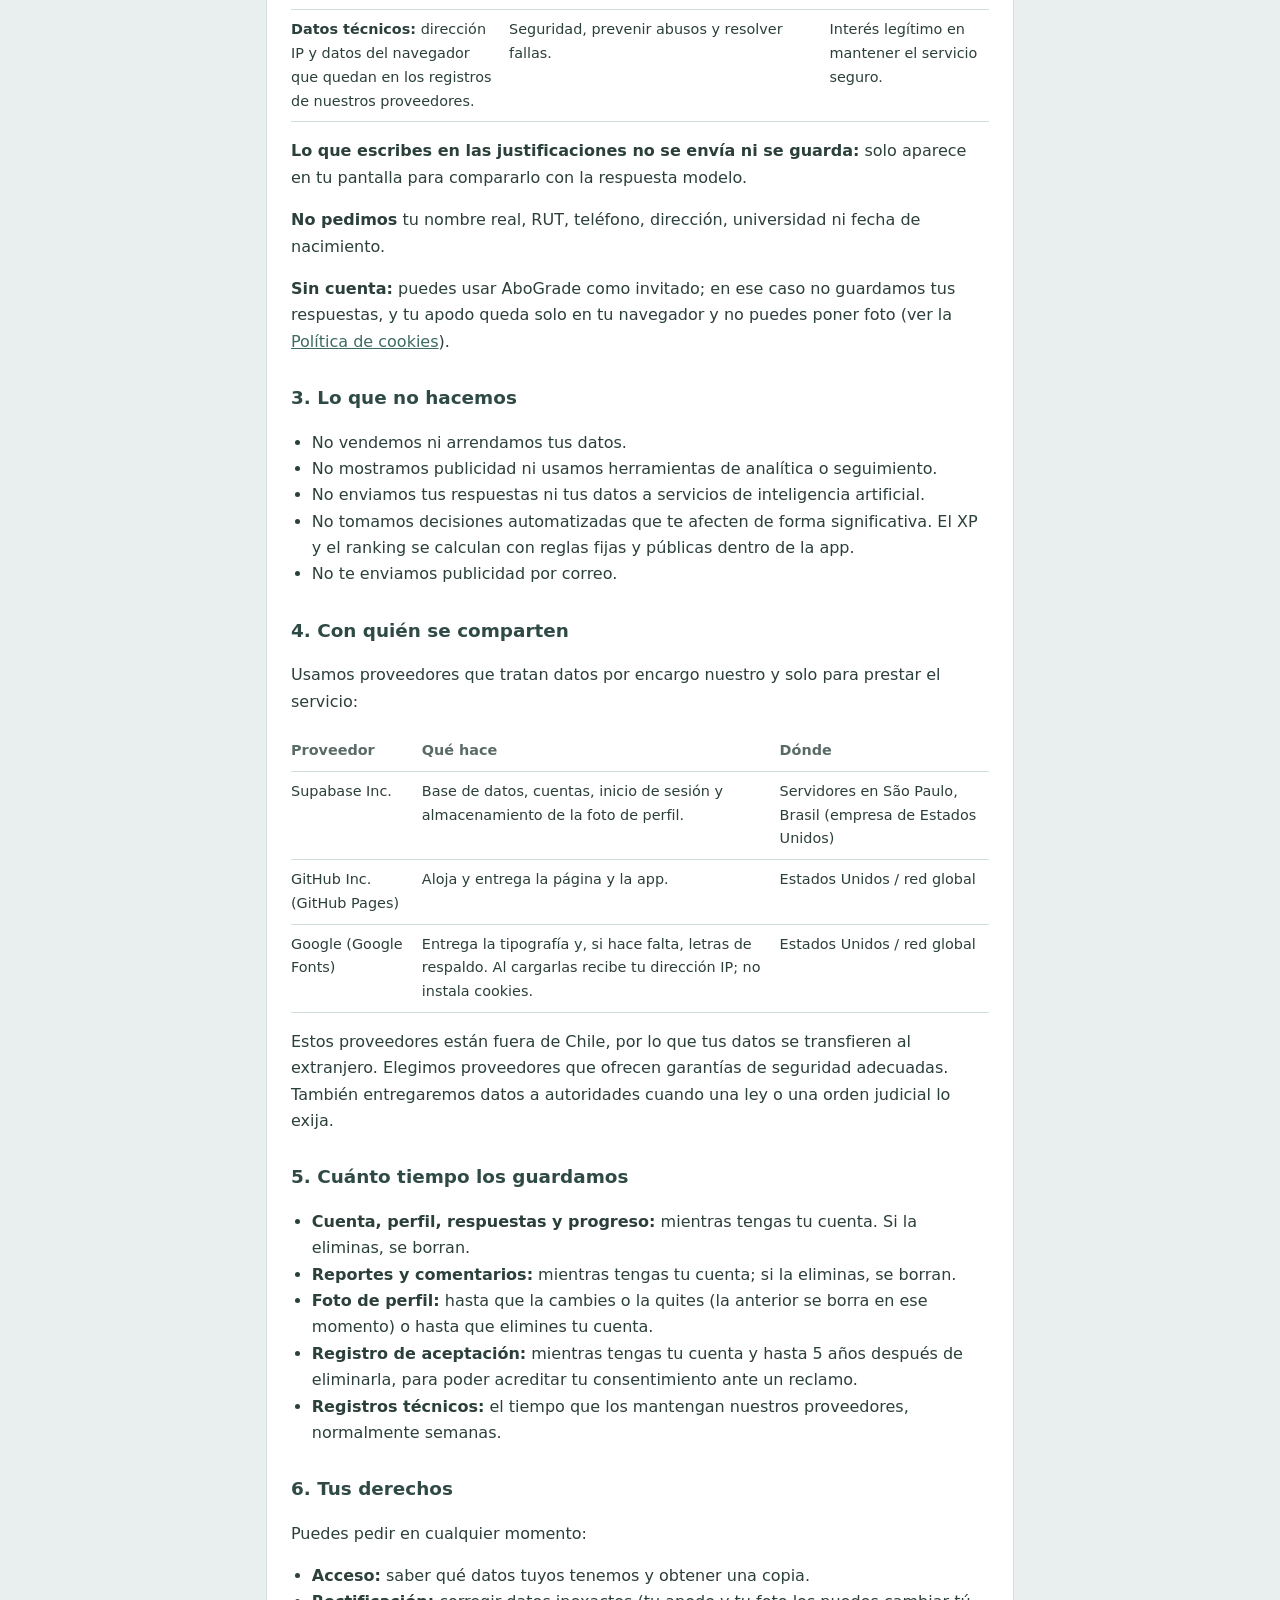
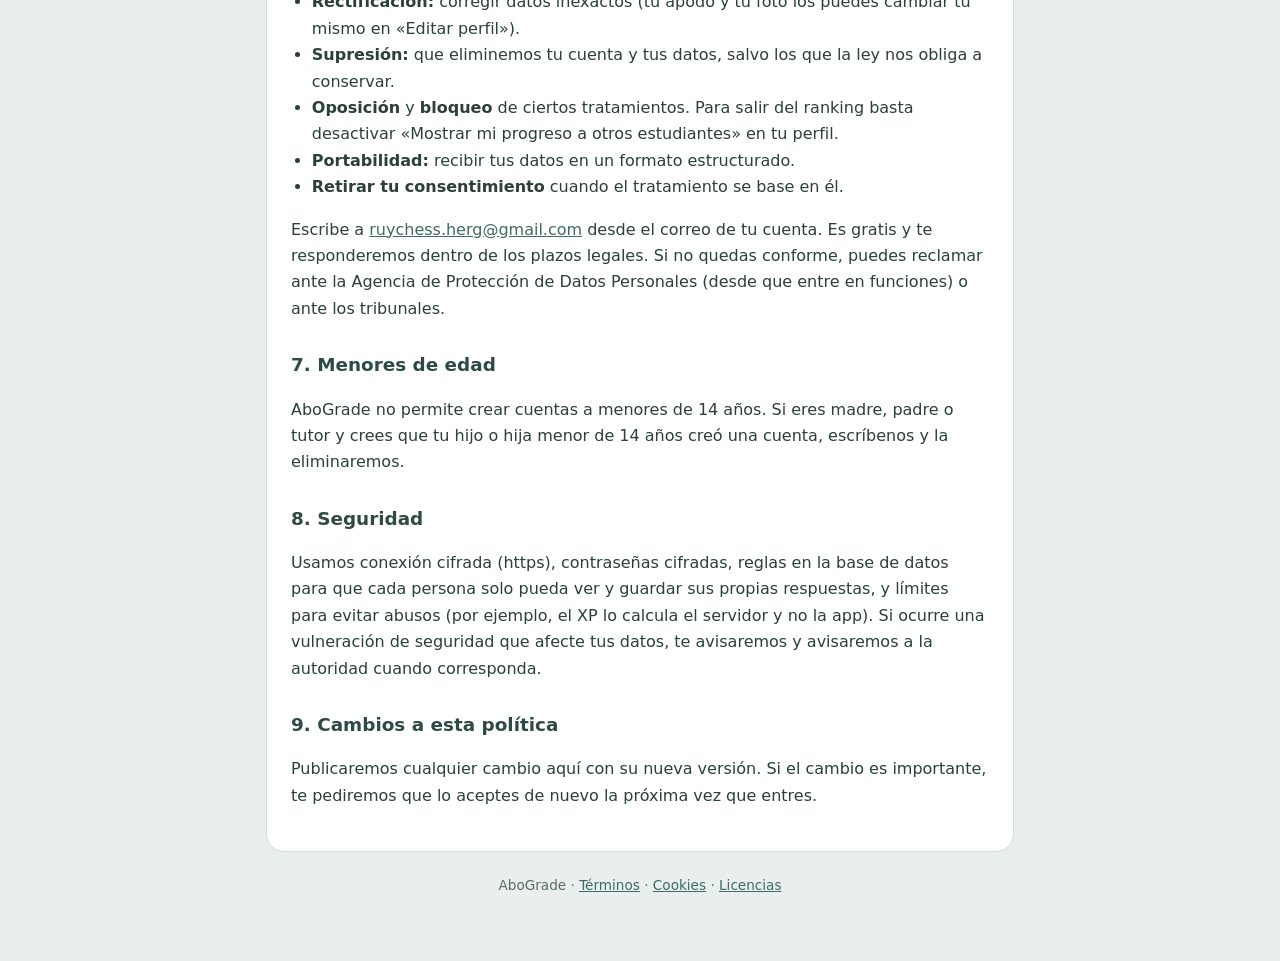
<file: legal/privacidad.html>
<!doctype html>
<html lang="es">
<head>
<meta charset="utf-8">
<meta name="viewport" content="width=device-width, initial-scale=1">
<meta name="robots" content="noindex, nofollow">
<meta http-equiv="Content-Security-Policy" content="default-src 'none'; style-src 'self'; img-src 'self' data:; base-uri 'none'; form-action 'none'">
<meta name="referrer" content="strict-origin-when-cross-origin">
<title>Política de privacidad · AboGrade</title>
<link rel="stylesheet" href="legal.css">
</head>
<body>
<main>
<div class="top"><a class="logo" href="../">Abo<span>Grade</span></a>
  <nav class="docs" aria-label="Documentos legales"><a href="terminos.html">Términos</a><a href="privacidad.html" aria-current="page">Privacidad</a><a href="cookies.html">Cookies</a><a href="licencias.html">Licencias</a><a href="../app/">Abrir la app →</a></nav></div>
<article>
<h1>Política de privacidad</h1>
<p class="ver">Versión <b>2026-10-28</b> · vigente desde el 28 de octubre de 2026</p>

<div class="box">En corto: pedimos solo tu correo y una contraseña; el apodo y la foto (opcional) los eliges tú. Guardamos qué respondiste para calcular tu progreso. No vendemos tus datos, no mostramos publicidad, no usamos herramientas de seguimiento y no enviamos tus respuestas a ninguna inteligencia artificial. Tu apodo, tu foto, tu rango y tu XP se ven en el ranking, salvo que elijas ocultarte.</div>

<h2>1. Responsable</h2>
<p>El responsable de tus datos es Erwin Muñoz García, RUT 21.081.571-6, con domicilio en la Región Metropolitana, Chile. Para cualquier tema de privacidad escribe a <a href="mailto:ruychess.herg@gmail.com">ruychess.herg@gmail.com</a>.</p>
<p>Tratamos tus datos conforme a la Ley N° 19.628 sobre Protección de la Vida Privada y, desde su entrada en vigencia, la Ley N° 21.719.</p>

<h2>2. Qué datos tratamos y para qué</h2>
<table>
  <thead><tr><th>Datos</th><th>Para qué</th><th>Fundamento</th></tr></thead>
  <tbody>
    <tr><td><b>Cuenta:</b> correo y contraseña (la contraseña se guarda cifrada; nosotros no podemos verla).</td><td>Crear tu cuenta, iniciar sesión y avisarte de cambios importantes.</td><td>Ejecutar el contrato que aceptas al registrarte.</td></tr>
    <tr><td><b>Perfil:</b> apodo, foto de perfil si decides subir una (opcional) y si quieres aparecer en el ranking.</td><td>Mostrar tu perfil y, si lo permites, tu lugar en el ranking. <b>El apodo, la foto, el rango y el XP son visibles</b> para otras personas con cuenta, salvo que te ocultes. La foto se recorta en cuadrado, se achica y se guarda en una dirección pública difícil de adivinar: quien tenga esa dirección puede verla, aunque te ocultes del ranking. No la usamos para reconocer rostros ni para ningún otro fin. Puedes cambiarla o quitarla cuando quieras.</td><td>Ejecutar el contrato.</td></tr>
    <tr><td><b>Respuestas y progreso:</b> qué pregunta respondiste, qué opción elegiste, si fue correcta, el XP obtenido, la fecha y si fue en práctica, quiz o simulación; en las simulaciones, la nota y el tiempo; misiones y logros.</td><td>Calcular tu XP, racha, preparación y logros, sugerirte qué repasar y armar el ranking. <b>Tus respuestas no se muestran a nadie más.</b></td><td>Ejecutar el contrato.</td></tr>
    <tr><td><b>Reportes y comentarios:</b> lo que escribes al reportar un error en una pregunta o al enviar un comentario, el motivo que eliges, la pregunta a la que se refiere y la fecha.</td><td>Corregir el contenido y mejorar la app. Solo los lee el responsable; nunca se muestran a otras personas.</td><td>Interés legítimo en mejorar el servicio; los envías voluntariamente.</td></tr>
    <tr><td><b>Registro de aceptación:</b> qué documento aceptaste, su versión, fecha y hora, cómo lo aceptaste y, cuando está disponible, la dirección IP y el navegador.</td><td>Poder demostrar cuándo y cómo aceptaste estos documentos si tú o una autoridad lo piden.</td><td>Cumplir obligaciones legales e interés legítimo en acreditarlo.</td></tr>
    <tr><td><b>Datos técnicos:</b> dirección IP y datos del navegador que quedan en los registros de nuestros proveedores.</td><td>Seguridad, prevenir abusos y resolver fallas.</td><td>Interés legítimo en mantener el servicio seguro.</td></tr>
  </tbody>
</table>
<p><b>Lo que escribes en las justificaciones no se envía ni se guarda:</b> solo aparece en tu pantalla para compararlo con la respuesta modelo.</p>
<p><b>No pedimos</b> tu nombre real, RUT, teléfono, dirección, universidad ni fecha de nacimiento.</p>
<p><b>Sin cuenta:</b> puedes usar AboGrade como invitado; en ese caso no guardamos tus respuestas, y tu apodo queda solo en tu navegador y no puedes poner foto (ver la <a href="cookies.html">Política de cookies</a>).</p>

<h2>3. Lo que no hacemos</h2>
<ul>
  <li>No vendemos ni arrendamos tus datos.</li>
  <li>No mostramos publicidad ni usamos herramientas de analítica o seguimiento.</li>
  <li>No enviamos tus respuestas ni tus datos a servicios de inteligencia artificial.</li>
  <li>No tomamos decisiones automatizadas que te afecten de forma significativa. El XP y el ranking se calculan con reglas fijas y públicas dentro de la app.</li>
  <li>No te enviamos publicidad por correo.</li>
</ul>

<h2>4. Con quién se comparten</h2>
<p>Usamos proveedores que tratan datos por encargo nuestro y solo para prestar el servicio:</p>
<table>
  <thead><tr><th>Proveedor</th><th>Qué hace</th><th>Dónde</th></tr></thead>
  <tbody>
    <tr><td>Supabase Inc.</td><td>Base de datos, cuentas, inicio de sesión y almacenamiento de la foto de perfil.</td><td>Servidores en São Paulo, Brasil (empresa de Estados Unidos)</td></tr>
    <tr><td>GitHub Inc. (GitHub Pages)</td><td>Aloja y entrega la página y la app.</td><td>Estados Unidos / red global</td></tr>
    <tr><td>Google (Google Fonts)</td><td>Entrega la tipografía y, si hace falta, letras de respaldo. Al cargarlas recibe tu dirección IP; no instala cookies.</td><td>Estados Unidos / red global</td></tr>
  </tbody>
</table>
<p>Estos proveedores están fuera de Chile, por lo que tus datos se transfieren al extranjero. Elegimos proveedores que ofrecen garantías de seguridad adecuadas. También entregaremos datos a autoridades cuando una ley o una orden judicial lo exija.</p>

<h2>5. Cuánto tiempo los guardamos</h2>
<ul>
  <li><b>Cuenta, perfil, respuestas y progreso:</b> mientras tengas tu cuenta. Si la eliminas, se borran.</li>
  <li><b>Reportes y comentarios:</b> mientras tengas tu cuenta; si la eliminas, se borran.</li>
  <li><b>Foto de perfil:</b> hasta que la cambies o la quites (la anterior se borra en ese momento) o hasta que elimines tu cuenta.</li>
  <li><b>Registro de aceptación:</b> mientras tengas tu cuenta y hasta 5 años después de eliminarla, para poder acreditar tu consentimiento ante un reclamo.</li>
  <li><b>Registros técnicos:</b> el tiempo que los mantengan nuestros proveedores, normalmente semanas.</li>
</ul>

<h2>6. Tus derechos</h2>
<p>Puedes pedir en cualquier momento:</p>
<ul>
  <li><b>Acceso:</b> saber qué datos tuyos tenemos y obtener una copia.</li>
  <li><b>Rectificación:</b> corregir datos inexactos (tu apodo y tu foto los puedes cambiar tú mismo en «Editar perfil»).</li>
  <li><b>Supresión:</b> que eliminemos tu cuenta y tus datos, salvo los que la ley nos obliga a conservar.</li>
  <li><b>Oposición</b> y <b>bloqueo</b> de ciertos tratamientos. Para salir del ranking basta desactivar «Mostrar mi progreso a otros estudiantes» en tu perfil.</li>
  <li><b>Portabilidad:</b> recibir tus datos en un formato estructurado.</li>
  <li><b>Retirar tu consentimiento</b> cuando el tratamiento se base en él.</li>
</ul>
<p>Escribe a <a href="mailto:ruychess.herg@gmail.com">ruychess.herg@gmail.com</a> desde el correo de tu cuenta. Es gratis y te responderemos dentro de los plazos legales. Si no quedas conforme, puedes reclamar ante la Agencia de Protección de Datos Personales (desde que entre en funciones) o ante los tribunales.</p>

<h2>7. Menores de edad</h2>
<p>AboGrade no permite crear cuentas a menores de 14 años. Si eres madre, padre o tutor y crees que tu hijo o hija menor de 14 años creó una cuenta, escríbenos y la eliminaremos.</p>

<h2>8. Seguridad</h2>
<p>Usamos conexión cifrada (https), contraseñas cifradas, reglas en la base de datos para que cada persona solo pueda ver y guardar sus propias respuestas, y límites para evitar abusos (por ejemplo, el XP lo calcula el servidor y no la app). Si ocurre una vulneración de seguridad que afecte tus datos, te avisaremos y avisaremos a la autoridad cuando corresponda.</p>

<h2>9. Cambios a esta política</h2>
<p>Publicaremos cualquier cambio aquí con su nueva versión. Si el cambio es importante, te pediremos que lo aceptes de nuevo la próxima vez que entres.</p>
</article>
<footer>AboGrade · <a href="terminos.html">Términos</a> · <a href="cookies.html">Cookies</a> · <a href="licencias.html">Licencias</a></footer>
</main>
</body>
</html>
</file>
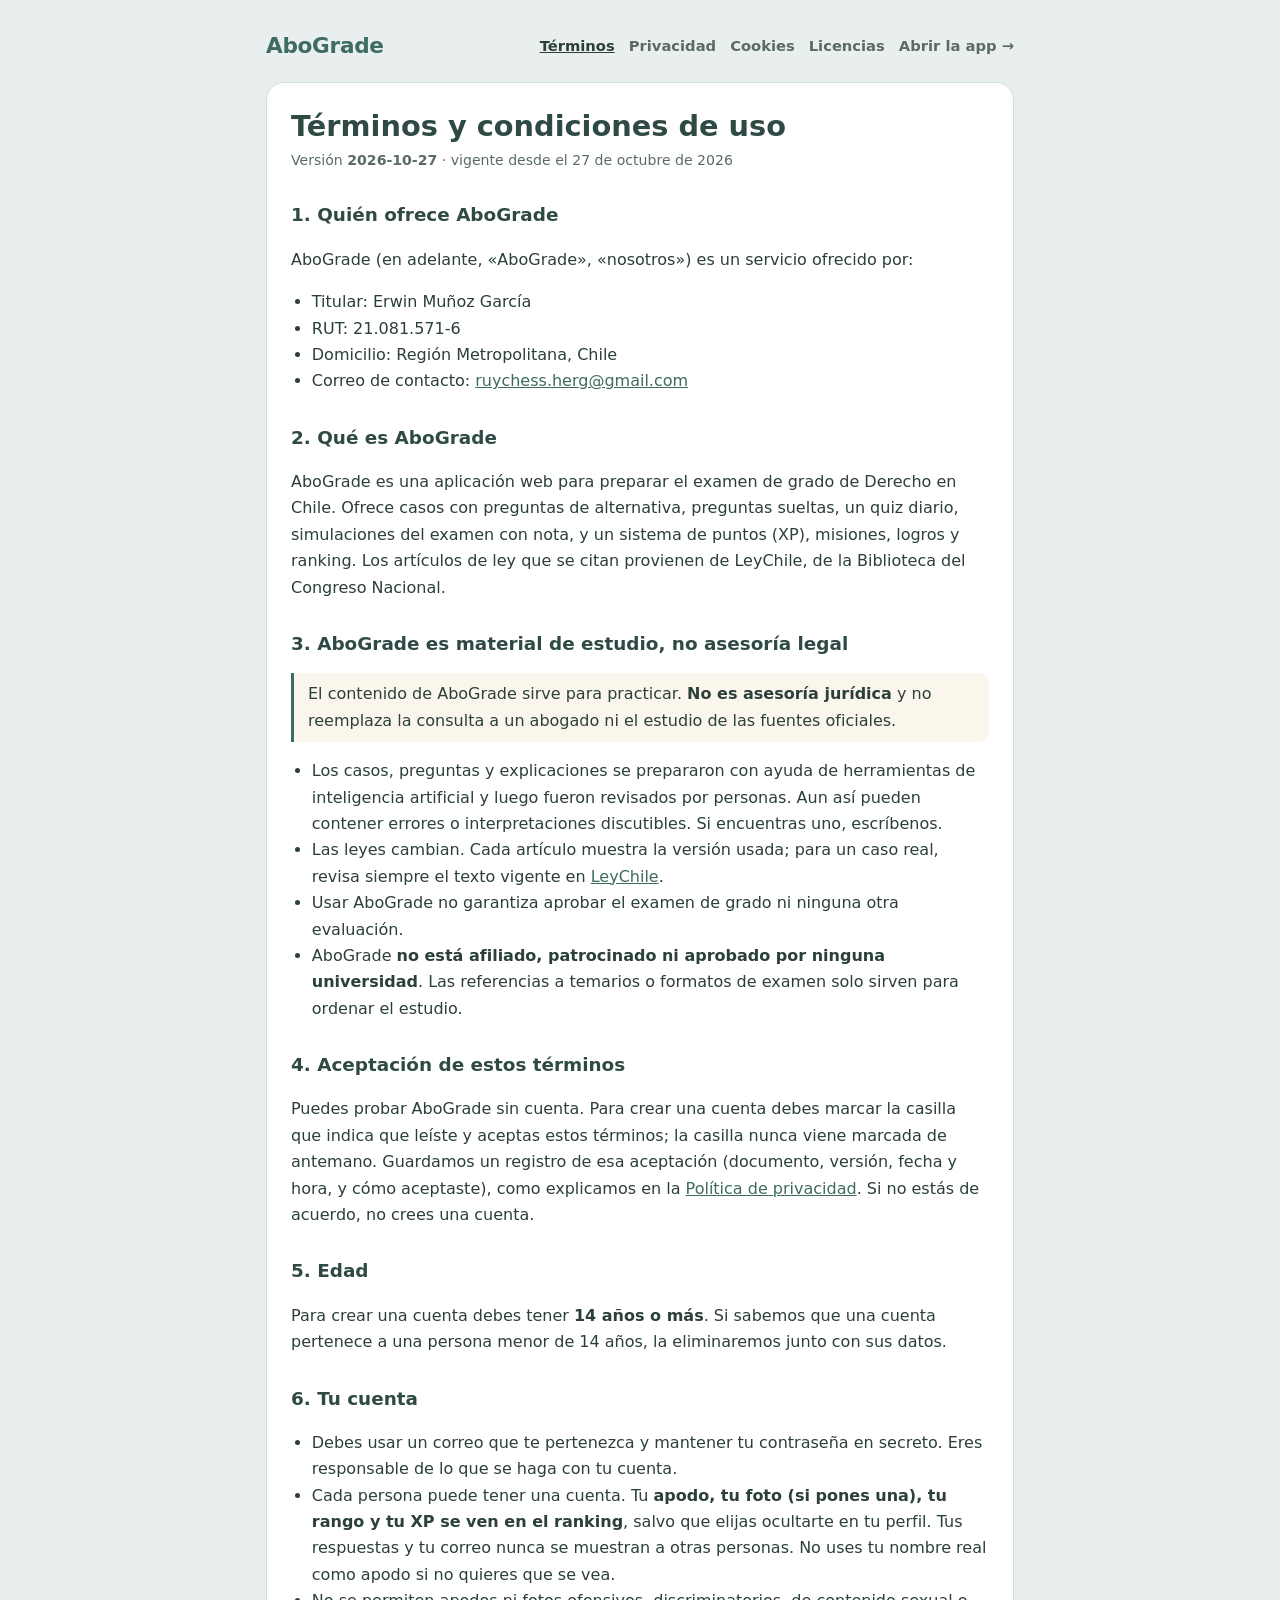
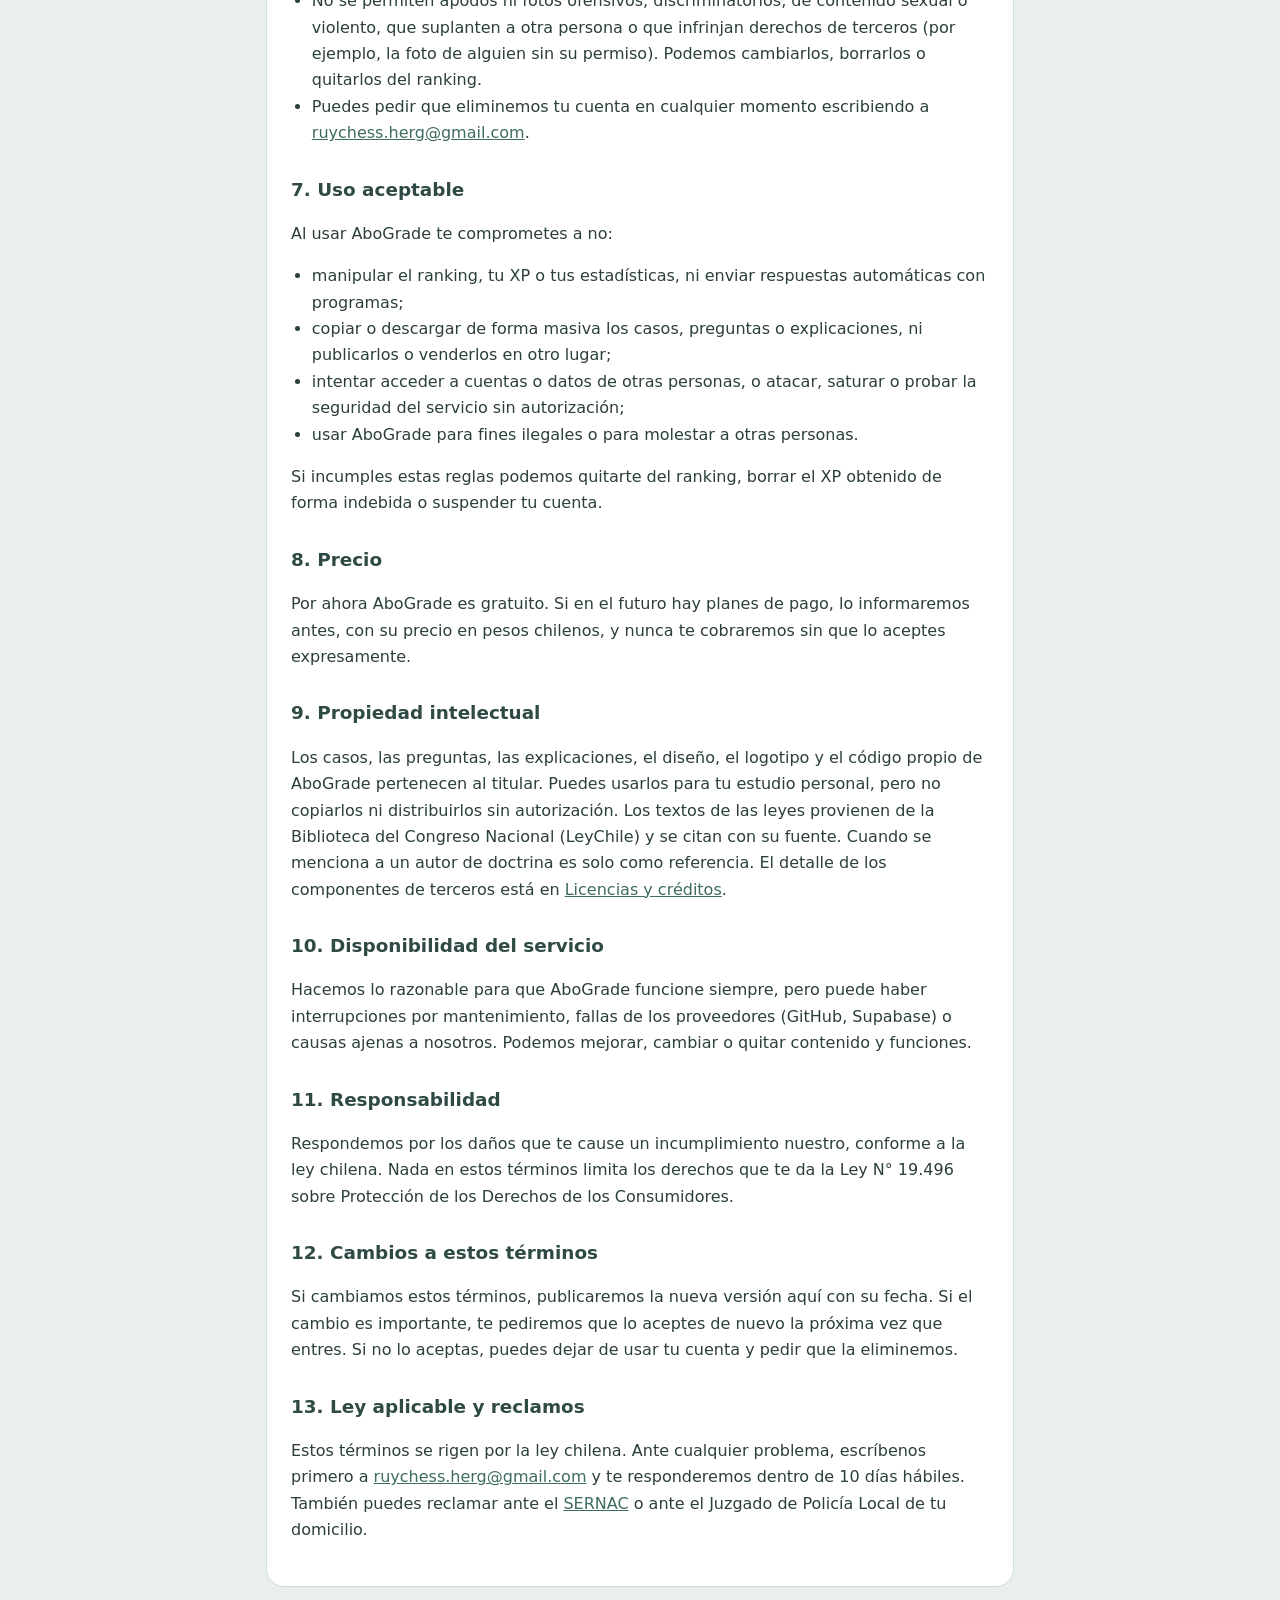
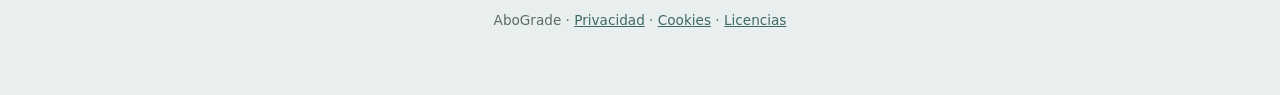
<file: legal/terminos.html>
<!doctype html>
<html lang="es">
<head>
<meta charset="utf-8">
<meta name="viewport" content="width=device-width, initial-scale=1">
<meta name="robots" content="noindex, nofollow">
<meta http-equiv="Content-Security-Policy" content="default-src 'none'; style-src 'self'; img-src 'self' data:; base-uri 'none'; form-action 'none'">
<meta name="referrer" content="strict-origin-when-cross-origin">
<title>Términos y condiciones · AboGrade</title>
<link rel="stylesheet" href="legal.css">
</head>
<body>
<main>
<div class="top"><a class="logo" href="../">Abo<span>Grade</span></a>
  <nav class="docs" aria-label="Documentos legales"><a href="terminos.html" aria-current="page">Términos</a><a href="privacidad.html">Privacidad</a><a href="cookies.html">Cookies</a><a href="licencias.html">Licencias</a><a href="../app/">Abrir la app →</a></nav></div>
<article>
<h1>Términos y condiciones de uso</h1>
<p class="ver">Versión <b>2026-10-27</b> · vigente desde el 27 de octubre de 2026</p>

<h2>1. Quién ofrece AboGrade</h2>
<p>AboGrade (en adelante, «AboGrade», «nosotros») es un servicio ofrecido por:</p>
<ul>
  <li>Titular: Erwin Muñoz García</li>
  <li>RUT: 21.081.571-6</li>
  <li>Domicilio: Región Metropolitana, Chile</li>
  <li>Correo de contacto: <a href="mailto:ruychess.herg@gmail.com">ruychess.herg@gmail.com</a></li>
</ul>

<h2>2. Qué es AboGrade</h2>
<p>AboGrade es una aplicación web para preparar el examen de grado de Derecho en Chile. Ofrece casos con preguntas de alternativa, preguntas sueltas, un quiz diario, simulaciones del examen con nota, y un sistema de puntos (XP), misiones, logros y ranking. Los artículos de ley que se citan provienen de LeyChile, de la Biblioteca del Congreso Nacional.</p>

<h2>3. AboGrade es material de estudio, no asesoría legal</h2>
<div class="box">El contenido de AboGrade sirve para practicar. <b>No es asesoría jurídica</b> y no reemplaza la consulta a un abogado ni el estudio de las fuentes oficiales.</div>
<ul>
  <li>Los casos, preguntas y explicaciones se prepararon con ayuda de herramientas de inteligencia artificial y luego fueron revisados por personas. Aun así pueden contener errores o interpretaciones discutibles. Si encuentras uno, escríbenos.</li>
  <li>Las leyes cambian. Cada artículo muestra la versión usada; para un caso real, revisa siempre el texto vigente en <a href="https://www.bcn.cl/leychile">LeyChile</a>.</li>
  <li>Usar AboGrade no garantiza aprobar el examen de grado ni ninguna otra evaluación.</li>
  <li>AboGrade <b>no está afiliado, patrocinado ni aprobado por ninguna universidad</b>. Las referencias a temarios o formatos de examen solo sirven para ordenar el estudio.</li>
</ul>

<h2>4. Aceptación de estos términos</h2>
<p>Puedes probar AboGrade sin cuenta. Para crear una cuenta debes marcar la casilla que indica que leíste y aceptas estos términos; la casilla nunca viene marcada de antemano. Guardamos un registro de esa aceptación (documento, versión, fecha y hora, y cómo aceptaste), como explicamos en la <a href="privacidad.html">Política de privacidad</a>. Si no estás de acuerdo, no crees una cuenta.</p>

<h2>5. Edad</h2>
<p>Para crear una cuenta debes tener <b>14 años o más</b>. Si sabemos que una cuenta pertenece a una persona menor de 14 años, la eliminaremos junto con sus datos.</p>

<h2>6. Tu cuenta</h2>
<ul>
  <li>Debes usar un correo que te pertenezca y mantener tu contraseña en secreto. Eres responsable de lo que se haga con tu cuenta.</li>
  <li>Cada persona puede tener una cuenta. Tu <b>apodo, tu foto (si pones una), tu rango y tu XP se ven en el ranking</b>, salvo que elijas ocultarte en tu perfil. Tus respuestas y tu correo nunca se muestran a otras personas. No uses tu nombre real como apodo si no quieres que se vea.</li>
  <li>No se permiten apodos ni fotos ofensivos, discriminatorios, de contenido sexual o violento, que suplanten a otra persona o que infrinjan derechos de terceros (por ejemplo, la foto de alguien sin su permiso). Podemos cambiarlos, borrarlos o quitarlos del ranking.</li>
  <li>Puedes pedir que eliminemos tu cuenta en cualquier momento escribiendo a <a href="mailto:ruychess.herg@gmail.com">ruychess.herg@gmail.com</a>.</li>
</ul>

<h2>7. Uso aceptable</h2>
<p>Al usar AboGrade te comprometes a no:</p>
<ul>
  <li>manipular el ranking, tu XP o tus estadísticas, ni enviar respuestas automáticas con programas;</li>
  <li>copiar o descargar de forma masiva los casos, preguntas o explicaciones, ni publicarlos o venderlos en otro lugar;</li>
  <li>intentar acceder a cuentas o datos de otras personas, o atacar, saturar o probar la seguridad del servicio sin autorización;</li>
  <li>usar AboGrade para fines ilegales o para molestar a otras personas.</li>
</ul>
<p>Si incumples estas reglas podemos quitarte del ranking, borrar el XP obtenido de forma indebida o suspender tu cuenta.</p>

<h2>8. Precio</h2>
<p>Por ahora AboGrade es gratuito. Si en el futuro hay planes de pago, lo informaremos antes, con su precio en pesos chilenos, y nunca te cobraremos sin que lo aceptes expresamente.</p>

<h2>9. Propiedad intelectual</h2>
<p>Los casos, las preguntas, las explicaciones, el diseño, el logotipo y el código propio de AboGrade pertenecen al titular. Puedes usarlos para tu estudio personal, pero no copiarlos ni distribuirlos sin autorización. Los textos de las leyes provienen de la Biblioteca del Congreso Nacional (LeyChile) y se citan con su fuente. Cuando se menciona a un autor de doctrina es solo como referencia. El detalle de los componentes de terceros está en <a href="licencias.html">Licencias y créditos</a>.</p>

<h2>10. Disponibilidad del servicio</h2>
<p>Hacemos lo razonable para que AboGrade funcione siempre, pero puede haber interrupciones por mantenimiento, fallas de los proveedores (GitHub, Supabase) o causas ajenas a nosotros. Podemos mejorar, cambiar o quitar contenido y funciones.</p>

<h2>11. Responsabilidad</h2>
<p>Respondemos por los daños que te cause un incumplimiento nuestro, conforme a la ley chilena. Nada en estos términos limita los derechos que te da la Ley N° 19.496 sobre Protección de los Derechos de los Consumidores.</p>

<h2>12. Cambios a estos términos</h2>
<p>Si cambiamos estos términos, publicaremos la nueva versión aquí con su fecha. Si el cambio es importante, te pediremos que lo aceptes de nuevo la próxima vez que entres. Si no lo aceptas, puedes dejar de usar tu cuenta y pedir que la eliminemos.</p>

<h2>13. Ley aplicable y reclamos</h2>
<p>Estos términos se rigen por la ley chilena. Ante cualquier problema, escríbenos primero a <a href="mailto:ruychess.herg@gmail.com">ruychess.herg@gmail.com</a> y te responderemos dentro de 10 días hábiles. También puedes reclamar ante el <a href="https://www.sernac.cl">SERNAC</a> o ante el Juzgado de Policía Local de tu domicilio.</p>
</article>
<footer>AboGrade · <a href="privacidad.html">Privacidad</a> · <a href="cookies.html">Cookies</a> · <a href="licencias.html">Licencias</a></footer>
</main>
</body>
</html>
</file>
<file: legal/legal.css>
/* AboGrade · estilo común de las páginas legales (sin fuentes ni código externos). */
:root{--bg:#e9efee;--surface:#fff;--ink:#2b3f3b;--muted:#5a6b67;--line:#d3ddda;--accent:#3e6b62;--marino:#2f4a45;--mark:#f3e2a8}
@media (prefers-color-scheme:dark){:root{--bg:#1f302d;--surface:#2a3f3b;--ink:#e6eeec;--muted:#a9bab6;--line:#3c5450;--accent:#e2bf5c;--marino:#e6eeec;--mark:#5a4a12}}
*{box-sizing:border-box}
body{margin:0;background:var(--bg);color:var(--ink);font:16px/1.65 system-ui,-apple-system,"Segoe UI",Roboto,sans-serif}
main{max-width:780px;margin:0 auto;padding:28px 16px 64px}
.top{display:flex;justify-content:space-between;align-items:center;gap:12px;flex-wrap:wrap;margin-bottom:18px;font-size:.92rem}
.top a{color:var(--accent);text-decoration:none;font-weight:700}
.logo{font-weight:900;font-size:1.35rem;color:var(--marino);text-decoration:none;letter-spacing:-.3px}
.logo span{color:var(--accent)}
nav.docs{display:flex;flex-wrap:wrap;gap:6px 14px}
nav.docs a{color:var(--muted);font-weight:600} nav.docs a[aria-current]{color:var(--ink);text-decoration:underline}
article{background:var(--surface);border:1px solid var(--line);border-radius:18px;padding:26px 24px}
h1{font-size:1.8rem;line-height:1.2;margin:0 0 6px;color:var(--marino)}
h2{font-size:1.15rem;margin:28px 0 6px;color:var(--marino)}
.ver{color:var(--muted);font-size:.88rem;margin:0 0 18px}
p,li{max-width:72ch} ul,ol{padding-left:1.3em}
a{color:var(--accent)}
table{width:100%;border-collapse:collapse;font-size:.9rem;margin:10px 0;display:block;overflow-x:auto}
th,td{text-align:left;vertical-align:top;border-bottom:1px solid var(--line);padding:8px 10px 8px 0}
th{color:var(--muted);font-weight:700}
code{font-size:.85em;word-break:break-all}
mark{background:var(--mark);color:inherit;padding:0 3px;border-radius:3px}
.box{border-left:3px solid var(--accent);padding:8px 14px;background:rgba(201,164,58,.1);border-radius:0 10px 10px 0;margin:14px 0}
footer{color:var(--muted);font-size:.85rem;margin-top:22px;text-align:center}
</file>
